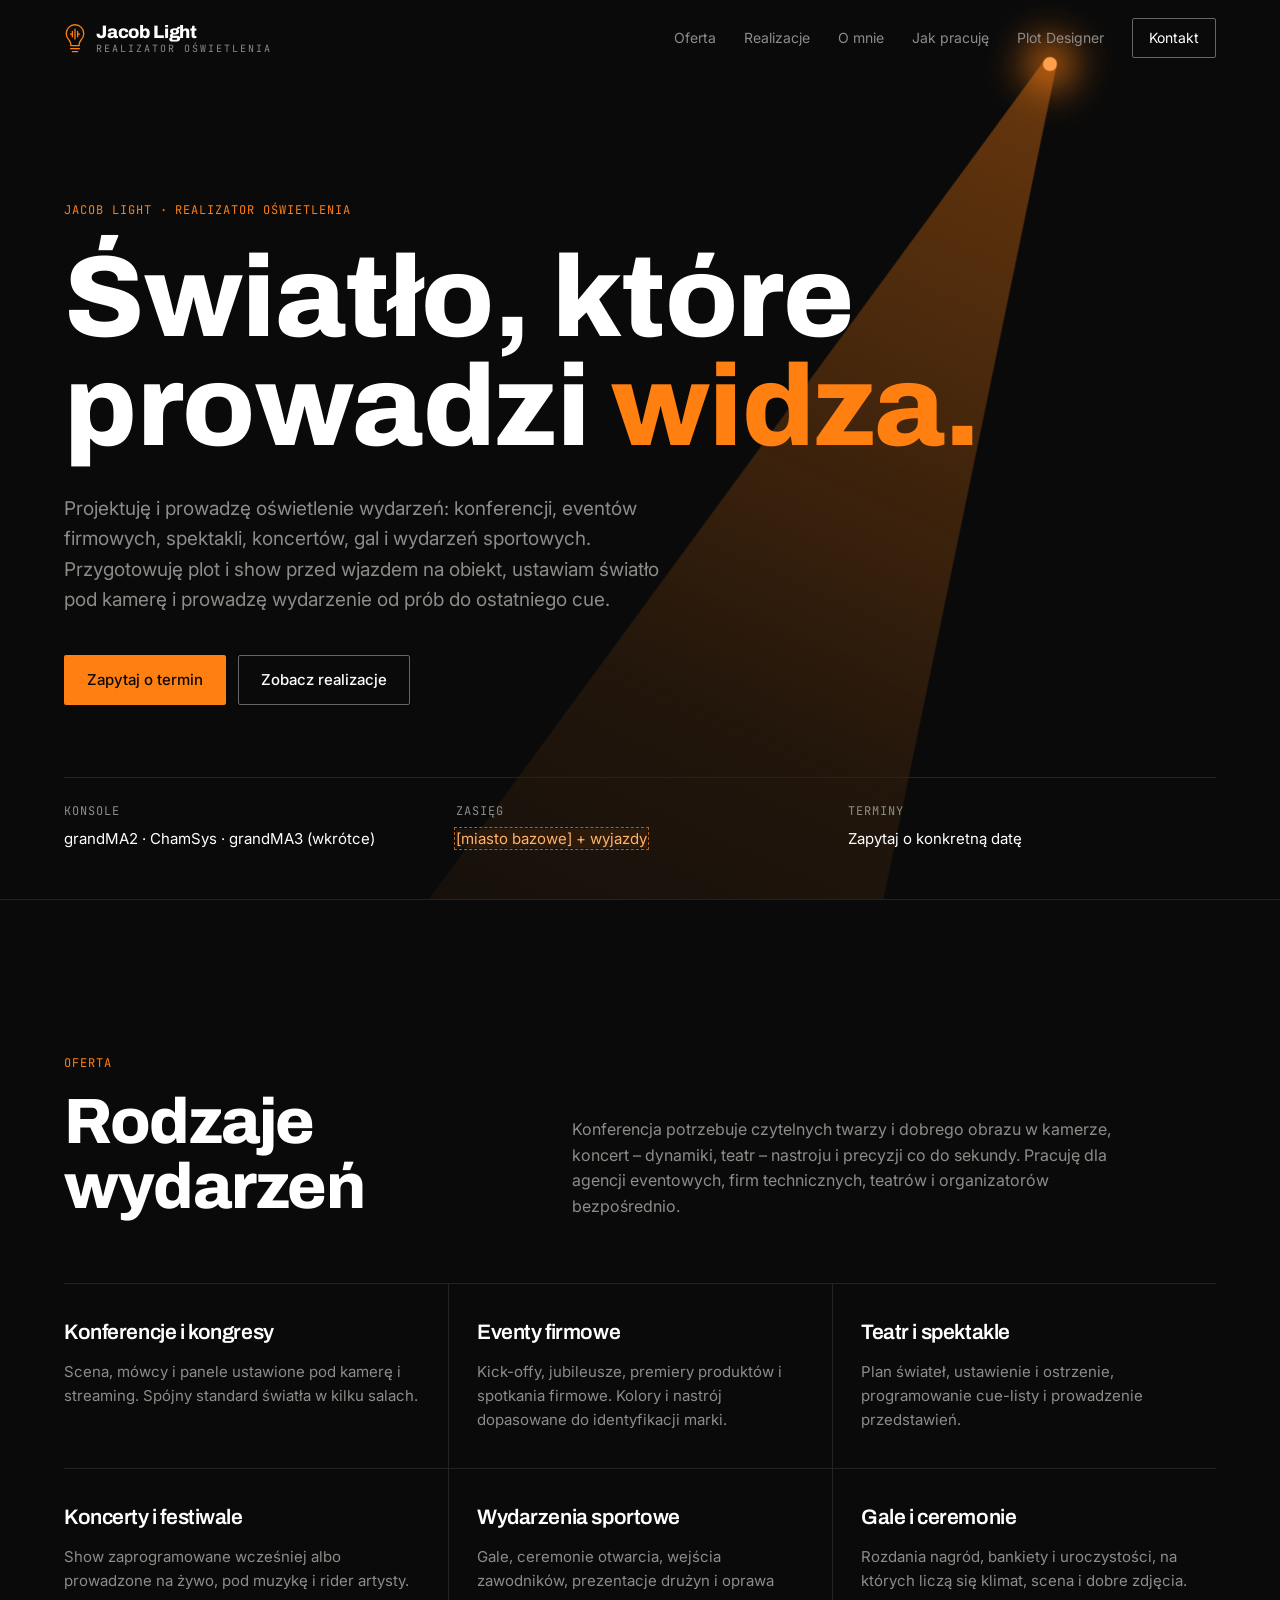
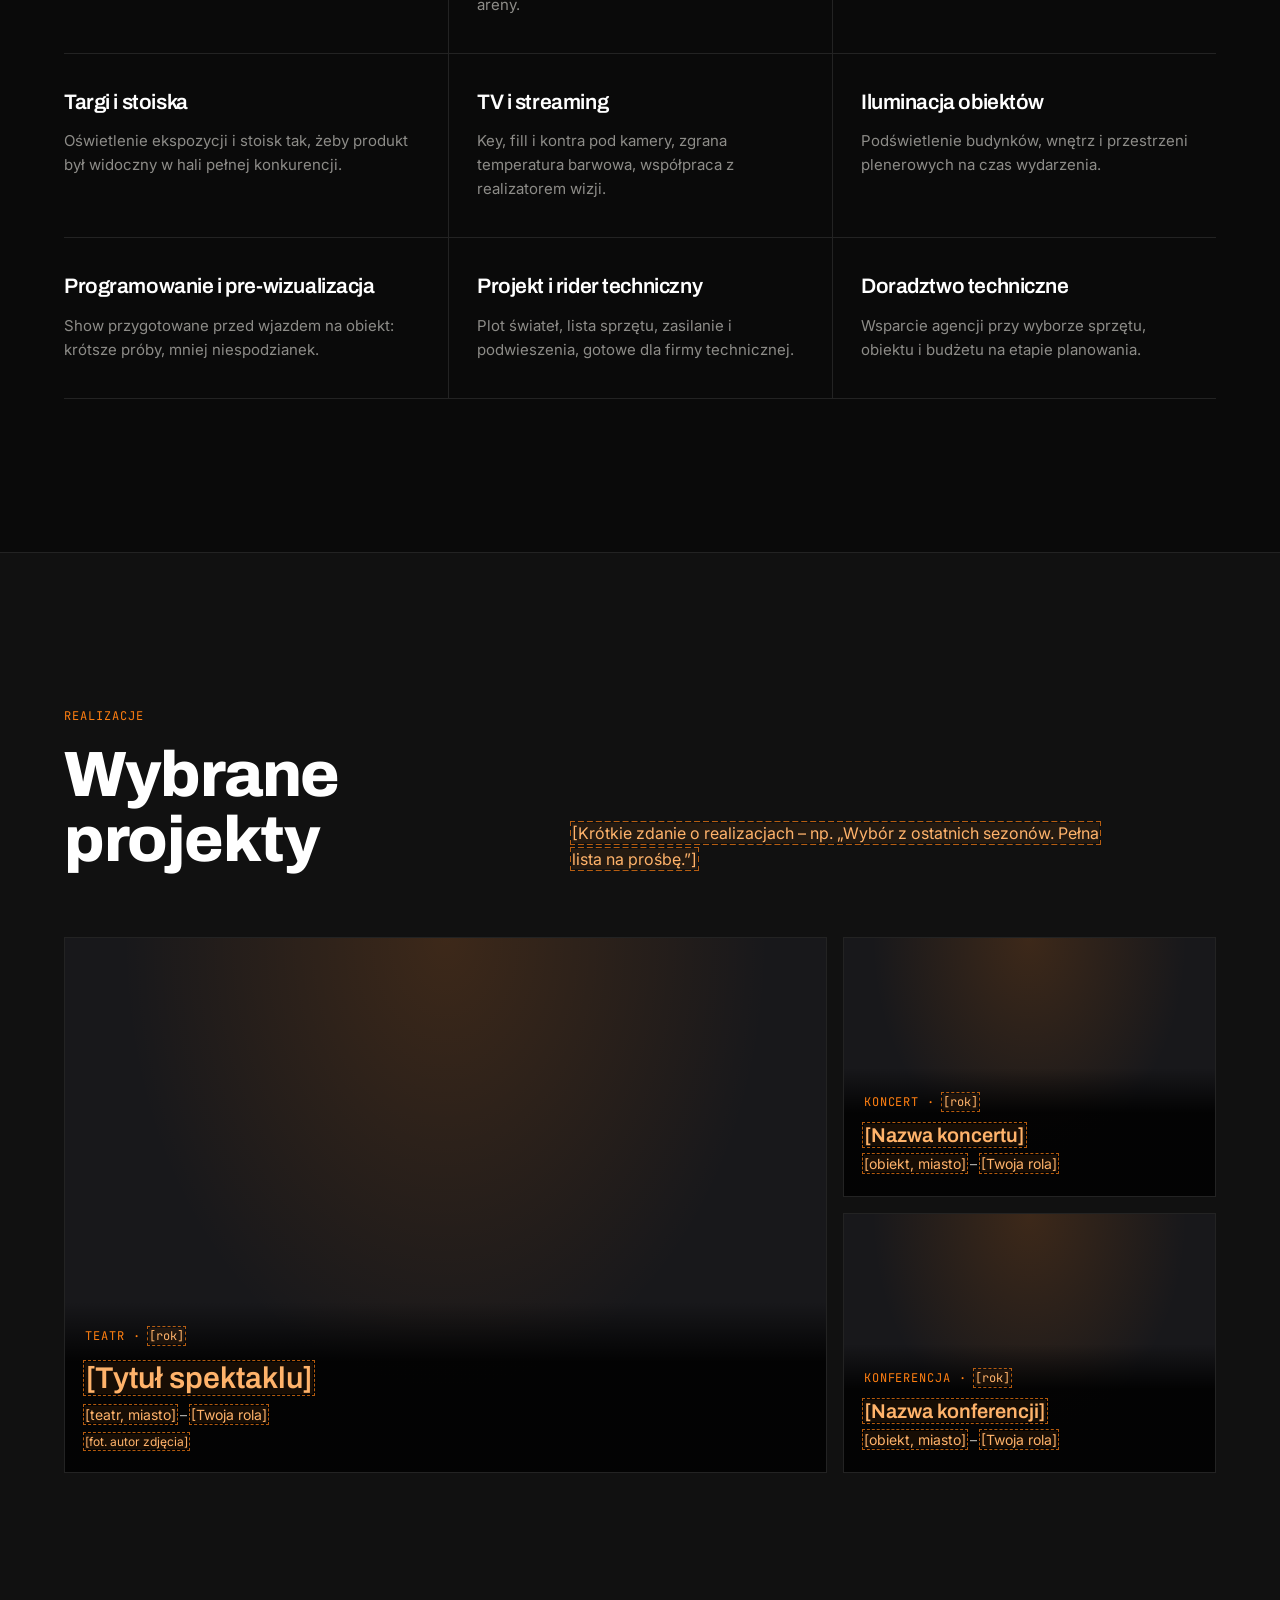
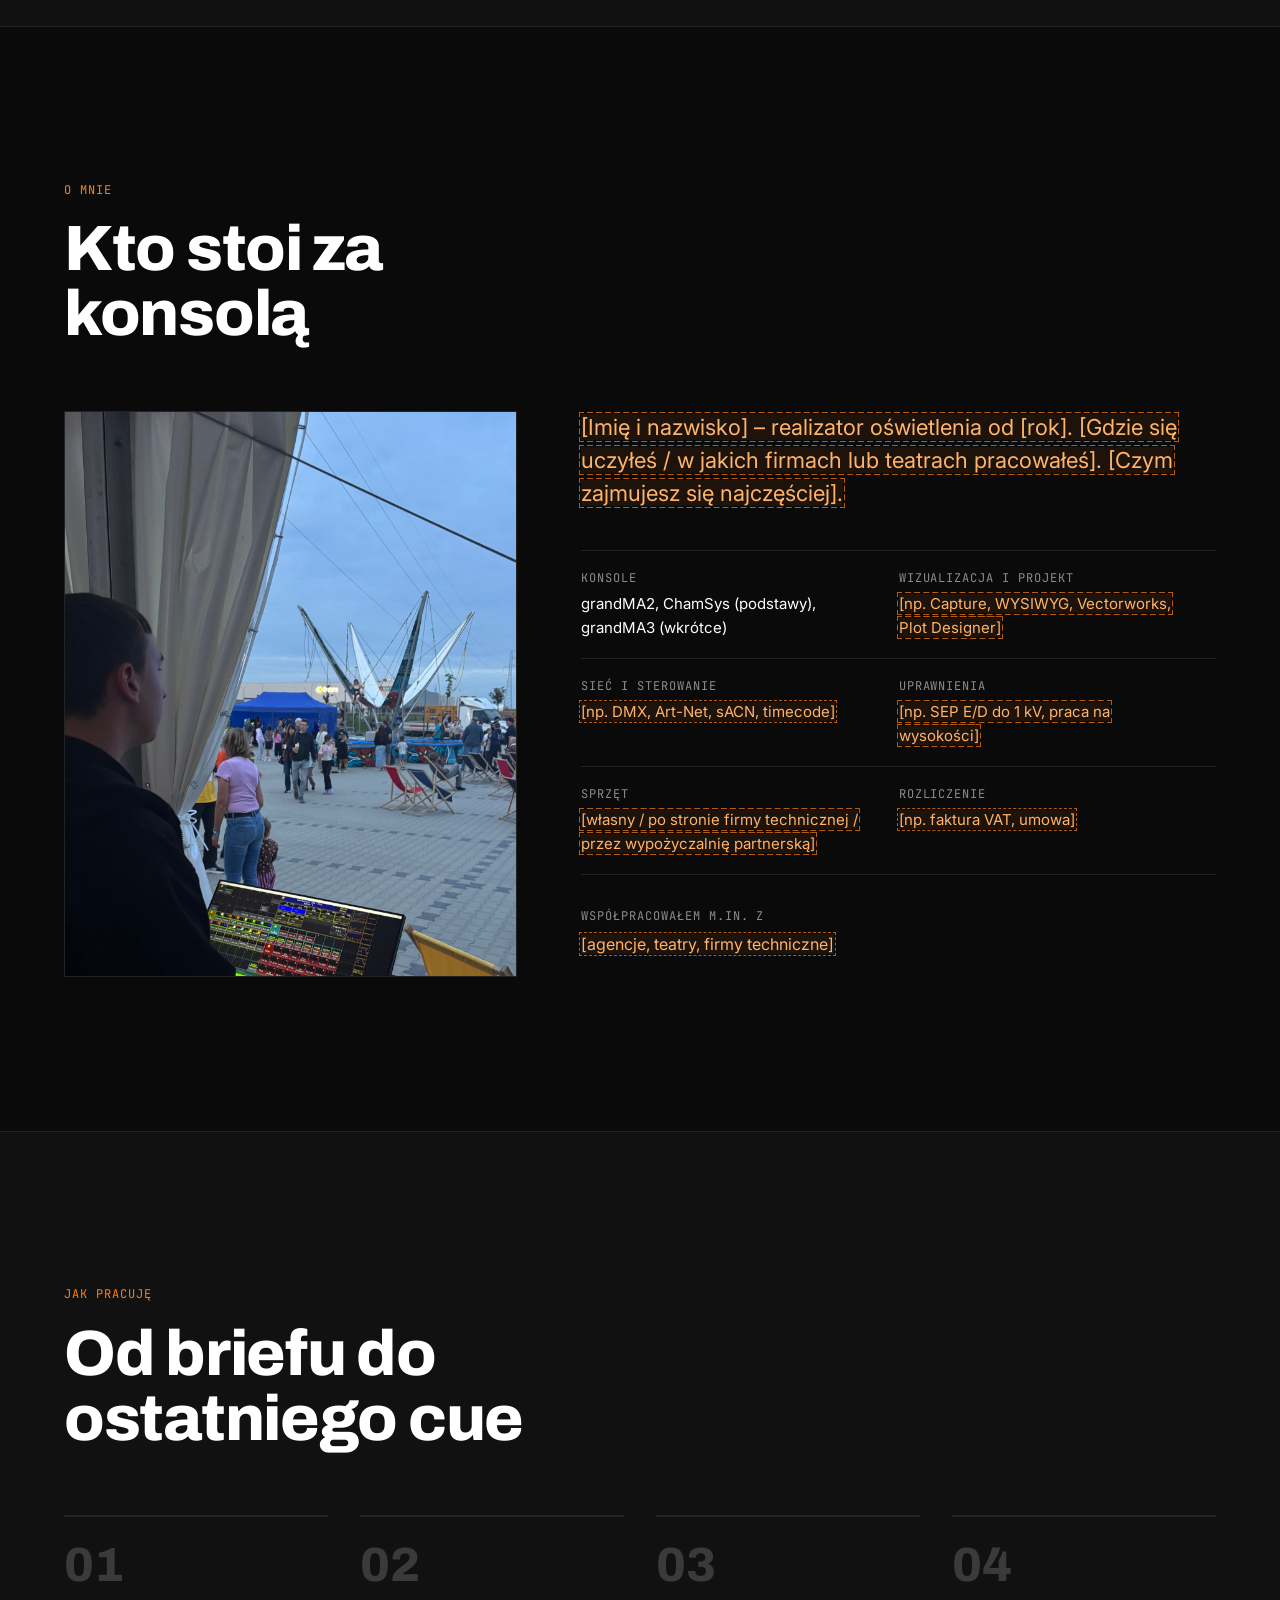
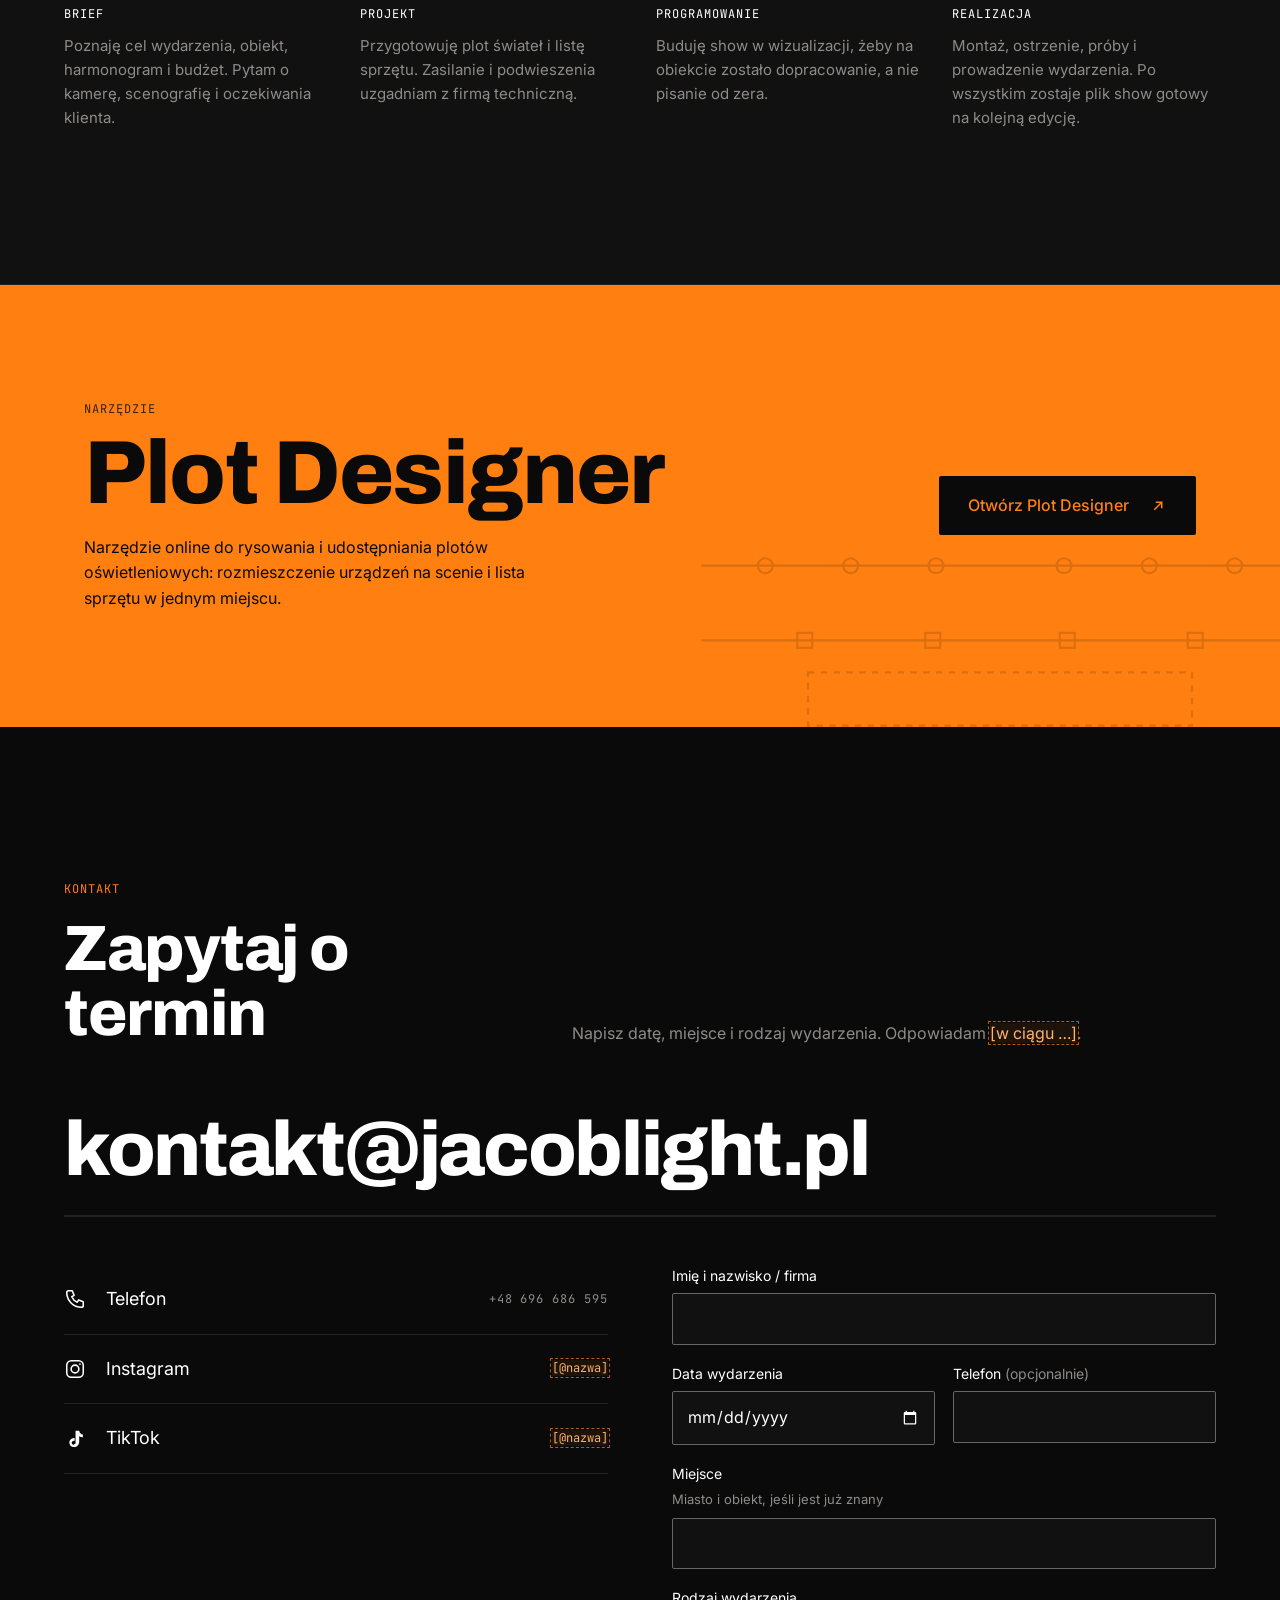
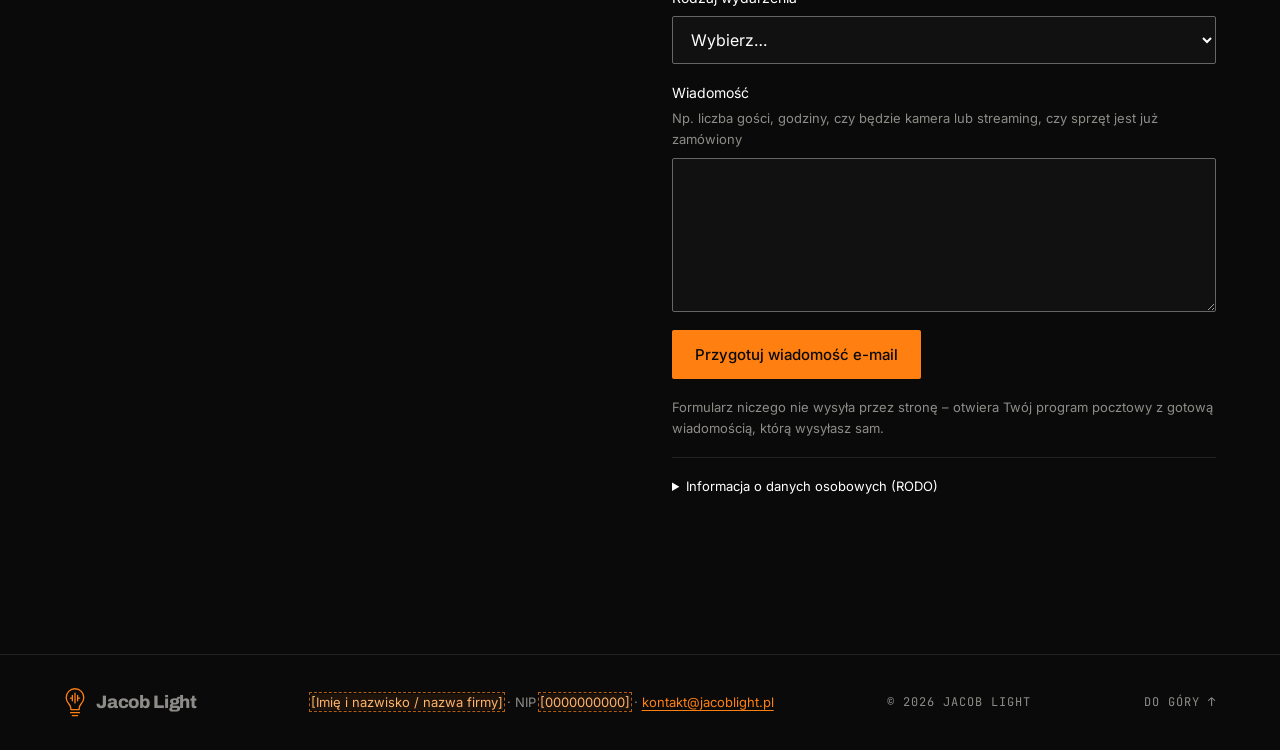
<file: index.html>
<!doctype html>
<html lang="pl">
<head>
<meta name="robots" content="noindex">
<meta charset="utf-8">
<meta name="viewport" content="width=device-width, initial-scale=1">
<title>Jacob Light – realizator oświetlenia | konferencje, eventy, teatr, koncerty</title>
<meta name="description" content="Jacob Light – realizator i projektant oświetlenia. Konferencje, eventy firmowe, teatr, koncerty, wydarzenia sportowe i gale. Projekt, programowanie i prowadzenie świateł na wydarzeniu.">
<!-- DOMENA: jeśli strona będzie pod innym adresem niż https://jacoblight.pl/, podmień go w canonical, og:url, og:image i w JSON-LD poniżej -->
<link rel="canonical" href="https://jacoblight.pl/">
<meta property="og:type" content="website">
<meta property="og:locale" content="pl_PL">
<meta property="og:site_name" content="Jacob Light">
<meta property="og:url" content="https://jacoblight.pl/">
<meta property="og:title" content="Jacob Light – realizator oświetlenia">
<meta property="og:description" content="Projekt i realizacja oświetlenia: konferencje, eventy firmowe, teatr, koncerty, wydarzenia sportowe i gale.">
<meta property="og:image" content="https://jacoblight.pl/og-image.jpg">
<meta property="og:image:width" content="1200">
<meta property="og:image:height" content="630">
<meta property="og:image:alt" content="Logo Jacob Light – realizator oświetlenia">
<meta name="twitter:card" content="summary_large_image">
<meta name="theme-color" content="#0a0a0a">
<meta name="color-scheme" content="dark">
<link rel="icon" href="logo-mark.svg" type="image/svg+xml">
<link rel="apple-touch-icon" href="apple-touch-icon.png">
<link rel="preconnect" href="https://fonts.googleapis.com">
<link rel="preconnect" href="https://fonts.gstatic.com" crossorigin>
<link href="https://fonts.googleapis.com/css2?family=Archivo:wght@600;800&family=Inter:wght@400;500&family=JetBrains+Mono:wght@400&display=swap" rel="stylesheet">
<link rel="stylesheet" href="styles.css">
<!-- JSON-LD: po uzupełnieniu e-maila, domeny i profili społecznościowych podmień je też tutaj -->
<script type="application/ld+json">
{
  "@context": "https://schema.org",
  "@graph": [
    {
      "@type": "Person",
      "@id": "https://jacoblight.pl/#person",
      "name": "Jacob Light",
      "jobTitle": "Realizator oświetlenia",
      "url": "https://jacoblight.pl/",
      "email": "kontakt@jacoblight.pl",
      "sameAs": [
        "https://www.instagram.com/TWOJA_NAZWA",
        "https://www.tiktok.com/@TWOJA_NAZWA"
      ],
      "knowsAbout": ["oświetlenie sceniczne", "realizacja oświetlenia wydarzeń", "programowanie konsol oświetleniowych", "projekt oświetlenia"]
    },
    {
      "@type": "ProfessionalService",
      "@id": "https://jacoblight.pl/#uslugi",
      "name": "Jacob Light – realizacja oświetlenia",
      "url": "https://jacoblight.pl/",
      "image": "https://jacoblight.pl/og-image.jpg",
      "logo": "https://jacoblight.pl/apple-touch-icon.png",
      "email": "kontakt@jacoblight.pl",
      "founder": { "@id": "https://jacoblight.pl/#person" },
      "areaServed": { "@type": "Country", "name": "Polska" },
      "serviceType": [
        "Oświetlenie konferencji i kongresów",
        "Oświetlenie eventów firmowych",
        "Oświetlenie teatralne",
        "Oświetlenie koncertów",
        "Oświetlenie wydarzeń sportowych",
        "Oświetlenie gal i ceremonii"
      ]
    }
  ]
}
</script>
</head>
<body>

<!--
  OZNACZENIA DO UZUPEŁNIENIA
  Wszystko w <span class="ph">[...]</span> to miejsce na prawdziwą informację.
  Po wpisaniu treści usuń nawiasy i sam znacznik <span class="ph"> (zostaw tekst).
  Przerywana pomarańczowa ramka zniknie – to znak, że niczego nie przeoczyłeś.
-->

<a class="skip" href="#tresc">Przejdź do treści</a>

<header class="nav">
  <a class="brand" href="#top" aria-label="Jacob Light – początek strony">
    <img class="brand-mark" src="logo-mark.svg" alt="" width="22" height="31">
    <span class="brand-text"><span class="brand-name">Jacob Light</span><span class="brand-tag mono">Realizator oświetlenia</span></span>
  </a>
  <nav class="nav-links" id="menu" aria-label="Główna nawigacja">
    <a href="#oferta">Oferta</a>
    <a href="#realizacje">Realizacje</a>
    <a href="#o-mnie">O mnie</a>
    <a href="#proces">Jak pracuję</a>
    <a href="#plot">Plot Designer</a>
    <a class="nav-cta" href="#kontakt">Kontakt</a>
  </nav>
  <button class="nav-toggle" type="button" aria-label="Menu" aria-controls="menu" aria-expanded="false"><span></span><span></span></button>
</header>

<main id="tresc">

<section class="hero" aria-labelledby="hero-title">
  <div class="beam" aria-hidden="true"></div>
  <div class="hero-inner">
    <h1 id="hero-title">
      <span class="eyebrow mono">Jacob Light · realizator oświetlenia</span>
      <span class="hero-title">Światło, które<br>prowadzi <em>widza.</em></span>
    </h1>
    <p class="lead">Projektuję i prowadzę oświetlenie wydarzeń: konferencji, eventów firmowych, spektakli, koncertów, gal i wydarzeń sportowych. Przygotowuję plot i show przed wjazdem na obiekt, ustawiam światło pod kamerę i prowadzę wydarzenie od prób do ostatniego cue.</p>
    <div class="hero-actions">
      <a class="btn btn-primary" href="#kontakt">Zapytaj o termin</a>
      <a class="btn btn-ghost" href="#realizacje">Zobacz realizacje</a>
    </div>
  </div>
  <dl class="hero-facts">
    <!-- KONSOLE: wpisz tylko te, na których realnie programujesz i prowadzisz show -->
    <div><dt class="mono">Konsole</dt><dd>grandMA2 · ChamSys · grandMA3 (wkrótce)</dd></div>
    <!-- ZASIĘG: np. „Warszawa i cała Polska”, „Śląsk + wyjazdy” -->
    <div><dt class="mono">Zasięg</dt><dd><span class="ph">[miasto bazowe] + wyjazdy</span></dd></div>
    <div><dt class="mono">Terminy</dt><dd>Zapytaj o konkretną datę</dd></div>
  </dl>
</section>

<section class="section" id="oferta" aria-labelledby="oferta-title">
  <div class="section-head">
    <p class="kicker mono">Oferta</p>
    <h2 id="oferta-title">Rodzaje wydarzeń</h2>
    <p class="section-lead">Konferencja potrzebuje czytelnych twarzy i dobrego obrazu w kamerze, koncert – dynamiki, teatr – nastroju i precyzji co do sekundy. Pracuję dla agencji eventowych, firm technicznych, teatrów i organizatorów bezpośrednio.</p>
  </div>
  <!-- OFERTA: zostaw tylko to, co faktycznie robisz. Jeśli robisz też np. targi albo TV, dopisz kolejne <li> w tym samym formacie. -->
  <ul class="services">
    <li><h3>Konferencje i kongresy</h3><p>Scena, mówcy i panele ustawione pod kamerę i streaming. Spójny standard światła w kilku salach.</p></li>
    <li><h3>Eventy firmowe</h3><p>Kick-offy, jubileusze, premiery produktów i spotkania firmowe. Kolory i nastrój dopasowane do identyfikacji marki.</p></li>
    <li><h3>Teatr i spektakle</h3><p>Plan świateł, ustawienie i ostrzenie, programowanie cue-listy i prowadzenie przedstawień.</p></li>
    <li><h3>Koncerty i festiwale</h3><p>Show zaprogramowane wcześniej albo prowadzone na żywo, pod muzykę i rider artysty.</p></li>
    <li><h3>Wydarzenia sportowe</h3><p>Gale, ceremonie otwarcia, wejścia zawodników, prezentacje drużyn i oprawa areny.</p></li>
    <li><h3>Gale i ceremonie</h3><p>Rozdania nagród, bankiety i uroczystości, na których liczą się klimat, scena i dobre zdjęcia.</p></li>
    <li><h3>Targi i stoiska</h3><p>Oświetlenie ekspozycji i stoisk tak, żeby produkt był widoczny w hali pełnej konkurencji.</p></li>
    <li><h3>TV i streaming</h3><p>Key, fill i kontra pod kamery, zgrana temperatura barwowa, współpraca z realizatorem wizji.</p></li>
    <li><h3>Iluminacja obiektów</h3><p>Podświetlenie budynków, wnętrz i przestrzeni plenerowych na czas wydarzenia.</p></li>
    <li><h3>Programowanie i pre-wizualizacja</h3><p>Show przygotowane przed wjazdem na obiekt: krótsze próby, mniej niespodzianek.</p></li>
    <li><h3>Projekt i rider techniczny</h3><p>Plot świateł, lista sprzętu, zasilanie i podwieszenia, gotowe dla firmy technicznej.</p></li>
    <li><h3>Doradztwo techniczne</h3><p>Wsparcie agencji przy wyborze sprzętu, obiektu i budżetu na etapie planowania.</p></li>
  </ul>
</section>

<section class="section section-alt" id="realizacje" aria-labelledby="realizacje-title">
  <div class="section-head">
    <p class="kicker mono">Realizacje</p>
    <h2 id="realizacje-title">Wybrane projekty</h2>
    <!-- Po dodaniu pierwszych realizacji zamień ten akapit na jedno zdanie o tym, co tu widać -->
    <p class="section-lead"><span class="ph">[Krótkie zdanie o realizacjach – np. „Wybór z ostatnich sezonów. Pełna lista na prośbę.”]</span></p>
  </div>
  <!--
    REALIZACJE: każdy <article> to jeden projekt. Dla każdego podaj:
    rodzaj · rok, tytuł, miejsce, SWOJĄ ROLĘ (projekt / realizacja / programowanie / operator konsoli),
    ewentualnie agencję lub firmę techniczną oraz autora zdjęcia (miej zgodę fotografa i organizatora).
    Zdjęcie: odkomentuj <img> w .work-img, wpisz plik i opis alt (co widać na scenie).
    Rozmiar: ok. 1600 px szerokości, JPG/WebP do ~300 KB.
    Dopóki nie masz min. 3 realizacji ze zdjęciami, rozważ ukrycie tej sekcji (i linków do niej).
  -->
  <div class="works">
    <article class="work work-lg">
      <div class="work-img"><!-- <img src="zdjecia/projekt-1.jpg" alt="[opis zdjęcia]" width="1600" height="1067" loading="lazy" decoding="async"> --></div>
      <div class="work-meta">
        <span class="mono">Teatr · <span class="ph">[rok]</span></span>
        <h3><span class="ph">[Tytuł spektaklu]</span></h3>
        <p><span class="ph">[teatr, miasto]</span> – <span class="ph">[Twoja rola]</span></p>
        <p class="credit"><span class="ph">[fot. autor zdjęcia]</span></p>
      </div>
    </article>
    <article class="work">
      <div class="work-img"><!-- <img src="zdjecia/projekt-2.jpg" alt="[opis zdjęcia]" width="1600" height="1067" loading="lazy" decoding="async"> --></div>
      <div class="work-meta">
        <span class="mono">Koncert · <span class="ph">[rok]</span></span>
        <h3><span class="ph">[Nazwa koncertu]</span></h3>
        <p><span class="ph">[obiekt, miasto]</span> – <span class="ph">[Twoja rola]</span></p>
      </div>
    </article>
    <article class="work">
      <div class="work-img"><!-- <img src="zdjecia/projekt-3.jpg" alt="[opis zdjęcia]" width="1600" height="1067" loading="lazy" decoding="async"> --></div>
      <div class="work-meta">
        <span class="mono">Konferencja · <span class="ph">[rok]</span></span>
        <h3><span class="ph">[Nazwa konferencji]</span></h3>
        <p><span class="ph">[obiekt, miasto]</span> – <span class="ph">[Twoja rola]</span></p>
      </div>
    </article>
  </div>
</section>

<section class="section" id="o-mnie" aria-labelledby="o-mnie-title">
  <div class="section-head">
    <p class="kicker mono">O mnie</p>
    <h2 id="o-mnie-title">Kto stoi za konsolą</h2>
  </div>
  <div class="about">
    <!-- ZDJĘCIE: wstaw prawdziwe zdjęcie z pracy (np. przy konsoli), pionowe 4:5, ok. 1000 px szerokości.
         Zamień cały <div class="about-photo">…</div> na:
         <img class="about-photo" src="zdjecia/jacob.jpg" alt="[Imię] przy konsoli oświetleniowej podczas [wydarzenia]" width="1000" height="1250" loading="lazy" decoding="async"> -->
    <div class="about-photo"><img src="zdjecia/realizacja.jpg" alt="Jacob Light przy konsoli oświetleniowej podczas plenerowego wydarzenia" loading="lazy"></div>
    <div class="about-body">
      <!-- BIO: 3–5 zdań, konkretnie. Od kiedy pracujesz w oświetleniu, gdzie się uczyłeś,
           przy jakich typach wydarzeń najczęściej, z kim stale współpracujesz. Bez przymiotników typu „pasjonat”. -->
      <p class="about-lead"><span class="ph">[Imię i nazwisko] – realizator oświetlenia od [rok]. [Gdzie się uczyłeś / w jakich firmach lub teatrach pracowałeś]. [Czym zajmujesz się najczęściej].</span></p>
      <dl class="kit">
        <div><dt class="mono">Konsole</dt><dd>grandMA2, ChamSys (podstawy), grandMA3 (wkrótce)</dd></div>
        <div><dt class="mono">Wizualizacja i projekt</dt><dd><span class="ph">[np. Capture, WYSIWYG, Vectorworks, Plot Designer]</span></dd></div>
        <div><dt class="mono">Sieć i sterowanie</dt><dd><span class="ph">[np. DMX, Art-Net, sACN, timecode]</span></dd></div>
        <div><dt class="mono">Uprawnienia</dt><dd><span class="ph">[np. SEP E/D do 1 kV, praca na wysokości]</span></dd></div>
        <div><dt class="mono">Sprzęt</dt><dd><span class="ph">[własny / po stronie firmy technicznej / przez wypożyczalnię partnerską]</span></dd></div>
        <div><dt class="mono">Rozliczenie</dt><dd><span class="ph">[np. faktura VAT, umowa]</span></dd></div>
      </dl>
      <!-- WSPÓŁPRACA: tylko prawdziwe nazwy, za zgodą klienta. Bez zgody lepiej opisowo: „agencje eventowe z Warszawy”. -->
      <p class="clients"><span class="mono">Współpracowałem m.in. z</span> <span class="ph">[agencje, teatry, firmy techniczne]</span></p>
    </div>
  </div>
</section>

<section class="section section-alt" id="proces" aria-labelledby="proces-title">
  <div class="section-head">
    <p class="kicker mono">Jak pracuję</p>
    <h2 id="proces-title">Od briefu do ostatniego cue</h2>
  </div>
  <ol class="steps">
    <li><h3 class="mono">Brief</h3><p>Poznaję cel wydarzenia, obiekt, harmonogram i budżet. Pytam o kamerę, scenografię i oczekiwania klienta.</p></li>
    <li><h3 class="mono">Projekt</h3><p>Przygotowuję plot świateł i listę sprzętu. Zasilanie i podwieszenia uzgadniam z firmą techniczną.</p></li>
    <li><h3 class="mono">Programowanie</h3><p>Buduję show w wizualizacji, żeby na obiekcie zostało dopracowanie, a nie pisanie od zera.</p></li>
    <li><h3 class="mono">Realizacja</h3><p>Montaż, ostrzenie, próby i prowadzenie wydarzenia. Po wszystkim zostaje plik show gotowy na kolejną edycję.</p></li>
  </ol>
</section>

<section class="plot" id="plot" aria-labelledby="plot-title">
  <div class="plot-inner">
    <div>
      <p class="kicker mono">Narzędzie</p>
      <h2 id="plot-title">Plot Designer</h2>
      <!-- PLOT DESIGNER: popraw opis, jeśli narzędzie robi coś innego -->
      <p>Narzędzie online do rysowania i udostępniania plotów oświetleniowych: rozmieszczenie urządzeń na scenie i lista sprzętu w jednym miejscu.</p>
    </div>
    <!-- PLOT DESIGNER: wstaw właściwy adres w href -->
    <a class="btn btn-dark btn-lg" href="https://plot-designer.pl" target="_blank" rel="noopener">Otwórz Plot Designer<span class="sr-only"> (nowa karta)</span>
      <svg width="18" height="18" viewBox="0 0 24 24" fill="none" stroke="currentColor" stroke-width="2" aria-hidden="true" focusable="false"><path d="M7 17 17 7M9 7h8v8"/></svg>
    </a>
  </div>
  <svg class="plot-grid" viewBox="0 0 600 200" aria-hidden="true" focusable="false">
    <line x1="20" y1="40" x2="580" y2="40"/><line x1="20" y1="110" x2="580" y2="110"/>
    <g><circle cx="80" cy="40" r="7"/><circle cx="160" cy="40" r="7"/><circle cx="240" cy="40" r="7"/><circle cx="360" cy="40" r="7"/><circle cx="440" cy="40" r="7"/><circle cx="520" cy="40" r="7"/>
    <rect x="110" y="103" width="14" height="14"/><rect x="230" y="103" width="14" height="14"/><rect x="356" y="103" width="14" height="14"/><rect x="476" y="103" width="14" height="14"/></g>
    <rect class="stage" x="120" y="140" width="360" height="50"/>
  </svg>
</section>

<section class="section contact" id="kontakt" aria-labelledby="kontakt-title">
  <div class="section-head">
    <p class="kicker mono">Kontakt</p>
    <h2 id="kontakt-title">Zapytaj o termin</h2>
    <!-- CZAS ODPOWIEDZI: wpisz realny, np. „w ciągu 24 godzin w dni robocze” -->
    <p class="section-lead">Napisz datę, miejsce i rodzaj wydarzenia. Odpowiadam <span class="ph">[w ciągu …]</span>.</p>
  </div>
  <div class="contact-grid">
    <!-- E-MAIL: podmień adres we wszystkich miejscach: tutaj, w formularzu (2×), w stopce, w skrypcie (const MAIL) i w JSON-LD w <head>
<meta name="robots" content="noindex"> -->
    <a class="contact-mail" href="mailto:kontakt@jacoblight.pl">kontakt@jacoblight.pl</a>
    <ul class="socials">
      <!-- TELEFON: wpisz numer w obu miejscach (href bez spacji, z +48). Jeśli nie chcesz go podawać, usuń cały <li>. -->
      <li><a href="tel:+48696686595">
        <svg viewBox="0 0 24 24" width="22" height="22" fill="none" stroke="currentColor" stroke-width="1.7" stroke-linejoin="round" aria-hidden="true" focusable="false"><path d="M5 3h4l2 5-2.5 1.5a11 11 0 0 0 6 6L16 13l5 2v4a2 2 0 0 1-2 2A16 16 0 0 1 3 5a2 2 0 0 1 2-2Z"/></svg>
        <span>Telefon</span><span class="mono handle">+48 696 686 595</span></a></li>
      <!-- SOCIAL: wstaw swoje nazwy użytkownika (w href i w podpisie obok) -->
      <li><a href="https://www.instagram.com/TWOJA_NAZWA" target="_blank" rel="noopener">
        <svg viewBox="0 0 24 24" width="22" height="22" fill="none" stroke="currentColor" stroke-width="1.7" aria-hidden="true" focusable="false"><rect x="3" y="3" width="18" height="18" rx="5"/><circle cx="12" cy="12" r="4.2"/><circle cx="17.4" cy="6.6" r="1" fill="currentColor" stroke="none"/></svg>
        <span>Instagram<span class="sr-only"> (nowa karta)</span></span><span class="mono handle"><span class="ph">[@nazwa]</span></span></a></li>
      <li><a href="https://www.tiktok.com/@TWOJA_NAZWA" target="_blank" rel="noopener">
        <svg viewBox="0 0 24 24" width="22" height="22" fill="currentColor" aria-hidden="true" focusable="false"><path d="M16.6 3c.3 2.3 1.7 3.9 4 4.1v3.1c-1.5.1-2.8-.4-4-1.2v6.1c0 3.9-3.3 6.4-6.8 5.6-4.4-1-5.4-6.8-1.6-9.1 1-.6 2.2-.8 3.4-.7v3.2c-.4-.1-.8-.2-1.2-.1-1.7.2-2.6 2-1.6 3.4.9 1.3 3 1.2 3.6-.4.1-.4.2-.8.2-1.2V3h4z"/></svg>
        <span>TikTok<span class="sr-only"> (nowa karta)</span></span><span class="mono handle"><span class="ph">[@nazwa]</span></span></a></li>
    </ul>
    <form class="contact-form" id="contactForm" aria-describedby="form-note">
      <div class="field">
        <label for="f-name">Imię i nazwisko / firma</label>
        <input id="f-name" name="name" required autocomplete="name">
      </div>
      <div class="row">
        <div class="field">
          <label for="f-date">Data wydarzenia</label>
          <input id="f-date" name="date" type="date">
        </div>
        <div class="field">
          <label for="f-phone">Telefon <span class="opt">(opcjonalnie)</span></label>
          <input id="f-phone" name="phone" type="tel" autocomplete="tel">
        </div>
      </div>
      <div class="field">
        <label for="f-place">Miejsce</label>
        <p class="hint" id="f-place-hint">Miasto i obiekt, jeśli jest już znany</p>
        <input id="f-place" name="place" aria-describedby="f-place-hint">
      </div>
      <div class="field">
        <label for="f-type">Rodzaj wydarzenia</label>
        <select id="f-type" name="type" required>
          <option value="">Wybierz…</option>
          <option>Konferencja</option><option>Event firmowy</option><option>Teatr</option><option>Koncert</option><option>Wydarzenie sportowe</option><option>Gala / ceremonia</option><option>Inne</option>
        </select>
      </div>
      <div class="field">
        <label for="f-msg">Wiadomość</label>
        <p class="hint" id="f-msg-hint">Np. liczba gości, godziny, czy będzie kamera lub streaming, czy sprzęt jest już zamówiony</p>
        <textarea id="f-msg" name="msg" rows="5" aria-describedby="f-msg-hint"></textarea>
      </div>
      <button class="btn btn-primary" type="submit">Przygotuj wiadomość e-mail</button>
      <p class="form-note" id="form-note">Formularz niczego nie wysyła przez stronę – otwiera Twój program pocztowy z gotową wiadomością, którą wysyłasz sam.</p>
      <div class="form-fallback" id="formFallback" role="status" hidden>
        <p>Jeśli program pocztowy się nie otworzył, skopiuj treść i wyślij ją na <a class="mail-link" href="mailto:kontakt@jacoblight.pl">kontakt@jacoblight.pl</a>.</p>
        <button class="btn btn-ghost btn-sm" type="button" id="copyBtn">Kopiuj treść wiadomości</button>
      </div>
      <!-- RODO: wzór klauzuli – uzupełnij dane i zweryfikuj (najlepiej z prawnikiem lub biurem rachunkowym) -->
      <details class="rodo">
        <summary>Informacja o danych osobowych (RODO)</summary>
        <p>Administratorem danych podanych w wiadomości jest <span class="ph">[imię i nazwisko / nazwa firmy, adres, NIP]</span>, kontakt: <a class="mail-link" href="mailto:kontakt@jacoblight.pl">kontakt@jacoblight.pl</a>.</p>
        <p>Dane przetwarzam wyłącznie po to, żeby odpowiedzieć na zapytanie i przygotować ofertę (art. 6 ust. 1 lit. b RODO), a w przypadku osób kontaktowych firm – na podstawie prawnie uzasadnionego interesu, jakim jest prowadzenie korespondencji (art. 6 ust. 1 lit. f RODO). Podanie danych jest dobrowolne, ale bez nich nie odpowiem na zapytanie.</p>
        <p>Korespondencję przechowuję przez <span class="ph">[okres, np. 12 miesięcy]</span>, a jeśli dojdzie do współpracy – przez czas wymagany przepisami podatkowymi. Odbiorcą danych jest dostawca mojej poczty e-mail.</p>
        <p>Masz prawo dostępu do swoich danych, ich sprostowania, usunięcia, ograniczenia przetwarzania, wniesienia sprzeciwu oraz skargi do Prezesa Urzędu Ochrony Danych Osobowych.</p>
        <p>Strona nie używa plików cookie ani narzędzi analitycznych. Czcionki są pobierane z serwisu Google Fonts, więc przeglądarka łączy się przy tym z serwerami Google.</p>
      </details>
    </form>
  </div>
</section>

</main>

<footer class="footer">
  <span class="brand"><img class="brand-mark" src="logo-mark.svg" alt="" width="22" height="31"><span class="brand-name">Jacob Light</span></span>
  <!-- DANE FIRMY: imię i nazwisko lub nazwa z CEIDG, adres (zgodnie z wpisem w CEIDG) i NIP -->
  <p class="footer-legal"><span class="ph">[Imię i nazwisko / nazwa firmy]</span> · NIP <span class="ph">[0000000000]</span> · <a class="mail-link" href="mailto:kontakt@jacoblight.pl">kontakt@jacoblight.pl</a></p>
  <span class="mono">© <span id="year">2026</span> Jacob Light</span>
  <a href="#top" class="mono">Do góry <span aria-hidden="true">↑</span></a>
</footer>

<script>
  // E-MAIL: ten sam adres co w sekcji kontakt
  const MAIL = 'kontakt@jacoblight.pl';
  document.getElementById('year').textContent = new Date().getFullYear();

  /* --- menu mobilne --- */
  const nav = document.querySelector('.nav');
  const toggle = document.querySelector('.nav-toggle');
  const setMenu = open => {
    nav.classList.toggle('open', open);
    document.documentElement.classList.toggle('menu-open', open);
    toggle.setAttribute('aria-expanded', String(open));
    toggle.setAttribute('aria-label', open ? 'Zamknij menu' : 'Menu');
  };
  toggle.addEventListener('click', () => setMenu(!nav.classList.contains('open')));
  document.querySelectorAll('.nav-links a').forEach(a => a.addEventListener('click', () => setMenu(false)));
  addEventListener('keydown', e => {
    if (e.key === 'Escape' && nav.classList.contains('open')) { setMenu(false); toggle.focus(); }
  });

  const onScroll = () => nav.classList.toggle('scrolled', scrollY > 20);
  addEventListener('scroll', onScroll, { passive: true });
  onScroll();

  /* --- formularz: składa wiadomość i otwiera program pocztowy (bez backendu) --- */
  const form = document.getElementById('contactForm');
  const fallback = document.getElementById('formFallback');
  const copyBtn = document.getElementById('copyBtn');
  let lastBody = '';
  form.addEventListener('submit', e => {
    e.preventDefault();
    const f = new FormData(form);
    const v = k => (f.get(k) || '').toString().trim();
    const subject = `Zapytanie: ${v('type')}${v('date') ? ' – ' + v('date') : ''}`;
    lastBody = [
      `Od: ${v('name')}`,
      `Telefon: ${v('phone') || '-'}`,
      `Data: ${v('date') || '-'}`,
      `Miejsce: ${v('place') || '-'}`,
      `Rodzaj: ${v('type')}`,
      '',
      v('msg')
    ].join('\n');
    copyBtn.textContent = 'Kopiuj treść wiadomości';
    fallback.hidden = false;
    location.href = `mailto:${MAIL}?subject=${encodeURIComponent(subject)}&body=${encodeURIComponent(lastBody)}`;
  });
  copyBtn.addEventListener('click', async () => {
    try {
      await navigator.clipboard.writeText(lastBody);
      copyBtn.textContent = 'Skopiowano';
    } catch (err) {
      copyBtn.textContent = 'Nie udało się skopiować – napisz bezpośrednio na adres powyżej';
    }
  });

  /* --- wejście elementów przy przewijaniu; ukrywamy tylko to, co jest jeszcze poniżej ekranu --- */
  if (!matchMedia('(prefers-reduced-motion: reduce)').matches) {
    document.documentElement.classList.add('reveal');
    let pending = [...document.querySelectorAll('.services li, .work, .steps li, .kit > div')]
      .filter(el => el.getBoundingClientRect().top > innerHeight);
    pending.forEach(el => el.classList.add('pending'));
    const check = () => {
      pending = pending.filter(el => {
        if (el.getBoundingClientRect().top < innerHeight * 0.92) { el.classList.remove('pending'); return false; }
        return true;
      });
      if (!pending.length) { removeEventListener('scroll', check); removeEventListener('resize', check); }
    };
    addEventListener('scroll', check, { passive: true });
    addEventListener('resize', check);
  }
</script>
</body>
</html>
</file>
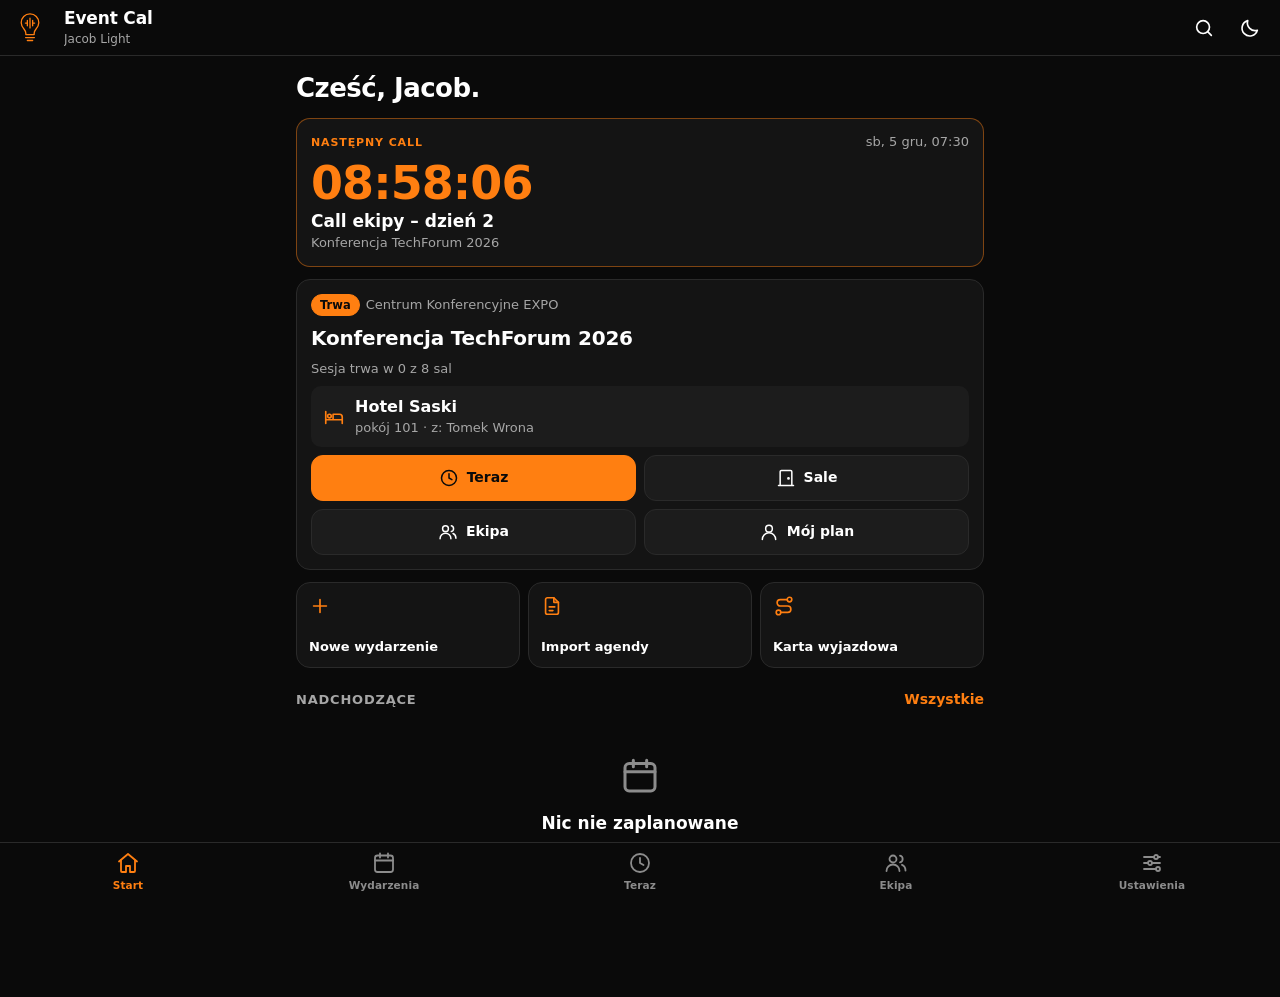
<file: app/index.html>
<!doctype html>
<html lang="pl" data-theme="dark">
<head>
  <meta charset="utf-8">
  <meta name="viewport" content="width=device-width, initial-scale=1, viewport-fit=cover">
  <title>Jacob Light – Event Calendar</title>
  <meta name="description" content="Kalendarz wydarzeń, agendy sal, karty wyjazdowe i plan ekipy dla realizatora oświetlenia.">
  <meta name="theme-color" content="#0A0A0A">
  <meta name="color-scheme" content="dark">
  <meta name="apple-mobile-web-app-capable" content="yes">
  <meta name="mobile-web-app-capable" content="yes">
  <meta name="apple-mobile-web-app-status-bar-style" content="black-translucent">
  <meta name="apple-mobile-web-app-title" content="Event Cal">
  <meta name="format-detection" content="telephone=no">
  <link rel="manifest" href="manifest.webmanifest">
  <link rel="icon" type="image/svg+xml" href="icons/icon.svg">
  <link rel="icon" type="image/png" sizes="192x192" href="icons/icon-192.png">
  <link rel="apple-touch-icon" href="icons/apple-touch-icon.png">
  <link rel="stylesheet" href="styles.css">
</head>
<body>
  <div id="app">
    <header id="topbar" class="topbar"></header>
    <main id="view" class="view" tabindex="-1"></main>
  </div>

  <nav id="tabbar" class="tabbar" aria-label="Nawigacja">
    <a href="#/home" data-tab="home">
      <svg class="ic" viewBox="0 0 24 24" fill="none" stroke="currentColor" stroke-width="1.8" stroke-linecap="round" stroke-linejoin="round" aria-hidden="true"><path d="M3 10.5 12 3l9 7.5"/><path d="M5 9.5V20a1 1 0 0 0 1 1h4v-6h4v6h4a1 1 0 0 0 1-1V9.5"/></svg>
      <span>Start</span>
    </a>
    <a href="#/events" data-tab="events">
      <svg class="ic" viewBox="0 0 24 24" fill="none" stroke="currentColor" stroke-width="1.8" stroke-linecap="round" stroke-linejoin="round" aria-hidden="true"><rect x="3" y="4.5" width="18" height="16.5" rx="2.5"/><path d="M3 9.5h18M8 2.5v4M16 2.5v4"/></svg>
      <span>Wydarzenia</span>
    </a>
    <a href="#/now" data-tab="now">
      <svg class="ic" viewBox="0 0 24 24" fill="none" stroke="currentColor" stroke-width="1.8" stroke-linecap="round" stroke-linejoin="round" aria-hidden="true"><circle cx="12" cy="12" r="9"/><path d="M12 7v5l3.5 2"/></svg>
      <span>Teraz</span>
    </a>
    <a href="#/crew" data-tab="crew">
      <svg class="ic" viewBox="0 0 24 24" fill="none" stroke="currentColor" stroke-width="1.8" stroke-linecap="round" stroke-linejoin="round" aria-hidden="true"><circle cx="9" cy="8" r="3.5"/><path d="M2.5 20c0-3.6 2.9-6.5 6.5-6.5s6.5 2.9 6.5 6.5"/><path d="M16 4.6a3.5 3.5 0 0 1 0 6.8M18 13.8c2.1.8 3.5 3 3.5 5.7"/></svg>
      <span>Ekipa</span>
    </a>
    <a href="#/settings" data-tab="settings">
      <svg class="ic" viewBox="0 0 24 24" fill="none" stroke="currentColor" stroke-width="1.8" stroke-linecap="round" stroke-linejoin="round" aria-hidden="true"><path d="M4 6h10M18 6h2M4 12h4M12 12h8M4 18h12"/><circle cx="16" cy="6" r="2"/><circle cx="10" cy="12" r="2"/><circle cx="18" cy="18" r="2"/></svg>
      <span>Ustawienia</span>
    </a>
  </nav>

  <div id="sheet-root"></div>
  <div id="toast" class="toast" role="status" aria-live="polite"></div>

  <noscript><p style="padding:24px;color:#fff;background:#0A0A0A">Ta aplikacja wymaga JavaScriptu.</p></noscript>
  <script type="module" src="js/app.js"></script>
</body>
</html>
</file>
<file: styles.css>
/* =========================================================
   KOLORY LOGO – podmień tutaj (--accent i --accent-2)
   ========================================================= */
:root {
  --accent: #ff7f11;        /* pomarańcz z logo */
  --accent-2: #ffa04d;      /* jaśniejszy odcień akcentu */
  --accent-ink: #0a0a0a;    /* tekst na tle akcentu */

  --bg: #0a0a0a;
  --bg-2: #111111;
  --line: #232323;          /* linie dekoracyjne */
  --line-strong: #666666;   /* obramowania pól formularza – kontrast ≥ 3:1 (WCAG 1.4.11) */
  --text: #ffffff;
  --muted: #8d8c88;         /* 5,9:1 na --bg, 5,6:1 na --bg-2 (WCAG AA) */

  --f-head: "Archivo", system-ui, sans-serif;
  --f-body: "Inter", system-ui, sans-serif;
  --f-mono: "JetBrains Mono", ui-monospace, monospace;

  --pad: clamp(16px, 5vw, 64px);
  --max: 1240px;
  --nav-h: 72px;
}

* { box-sizing: border-box; }
html { scroll-padding-top: var(--nav-h); }
@media (prefers-reduced-motion: no-preference) {
  html { scroll-behavior: smooth; }
}
html.menu-open { overflow: hidden; }
body {
  margin: 0;
  background: var(--bg);
  color: var(--text);
  font: 400 16px/1.6 var(--f-body);
  -webkit-font-smoothing: antialiased;
  overflow-x: hidden;
}
img { max-width: 100%; display: block; }
a { color: inherit; text-decoration: none; }
h1, h2, h3 { font-family: var(--f-head); margin: 0; letter-spacing: -0.02em; }
.mono { font-family: var(--f-mono); font-size: 12px; letter-spacing: 0.08em; text-transform: uppercase; }
::selection { background: var(--accent); color: var(--accent-ink); }

/* ---------- dostępność ---------- */
:focus-visible { outline: 2px solid var(--accent); outline-offset: 3px; }
.plot :focus-visible { outline-color: var(--accent-ink); }
.sr-only {
  position: absolute; width: 1px; height: 1px; padding: 0; margin: -1px;
  overflow: hidden; clip: rect(0 0 0 0); white-space: nowrap; border: 0;
}
.skip {
  position: absolute; left: 16px; top: -100px; z-index: 100;
  background: var(--accent); color: var(--accent-ink); padding: 10px 16px; font-weight: 500;
}
.skip:focus { top: 16px; }

/* Miejsca do uzupełnienia – widoczne celowo. Usuń znacznik <span class="ph"> po wpisaniu treści. */
.ph {
  color: #ffb36b;
  background: rgba(255, 127, 17, .08);
  outline: 1px dashed rgba(255, 127, 17, .7);
  outline-offset: 1px;
  text-transform: none;
  letter-spacing: normal;
}

/* ---------- nav ---------- */
.nav {
  position: fixed; inset: 0 0 auto; z-index: 50;
  display: flex; align-items: center; justify-content: space-between; gap: 24px;
  padding: 18px var(--pad);
  transition: background .3s, border-color .3s, padding .3s;
  border-bottom: 1px solid transparent;
}
.nav.scrolled {
  background: rgba(10, 10, 10, .9);
  -webkit-backdrop-filter: blur(10px); backdrop-filter: blur(10px);
  border-color: var(--line); padding-block: 12px;
}
.brand { display: flex; align-items: center; gap: 10px; }
.brand-mark { width: 22px; height: auto; }
.brand-text { display: grid; line-height: 1.15; }
.brand-name { font-family: var(--f-head); font-weight: 800; letter-spacing: -0.01em; font-size: 18px; }
.brand-tag { font-size: 10px; letter-spacing: .2em; color: var(--muted); }
.nav-links { display: flex; gap: 28px; align-items: center; font-size: 14px; }
.nav-links a { color: var(--muted); transition: color .2s; padding-block: 4px; }
.nav-links a:hover { color: var(--text); }
.nav-links .nav-cta { color: var(--text); border: 1px solid var(--line-strong); padding: 8px 16px; border-radius: 2px; }
.nav-links .nav-cta:hover { border-color: var(--accent); color: var(--accent); }
.nav-toggle { display: none; background: none; border: 0; width: 44px; height: 44px; padding: 10px; margin-right: -10px; cursor: pointer; }
.nav-toggle span { display: block; height: 1.5px; background: var(--text); margin: 6px 0; transition: transform .25s; }

/* ---------- hero ---------- */
.hero {
  position: relative; min-height: 100svh;
  display: flex; flex-direction: column; justify-content: flex-end;
  padding: 140px var(--pad) 48px;
  overflow: hidden;
  border-bottom: 1px solid var(--line);
}
.beam {
  position: absolute; top: 64px; right: clamp(40px, 18vw, 320px);
  width: 0; height: 0; pointer-events: none;
  transform-origin: 0 0; transform: rotate(24deg);
  animation: sweep 14s ease-in-out infinite alternate;
  will-change: transform;
}
/* stożek światła z reflektora (bez filter: blur – i tak był obcinany przez clip-path, a kosztował wydajność) */
.beam::before {
  content: ""; position: absolute; left: -45vmax; top: 0;
  width: 90vmax; height: 130vmax;
  clip-path: polygon(49.4% 0, 50.6% 0, 82% 100%, 18% 100%);
  background: linear-gradient(to bottom, rgba(255, 127, 17, .38), rgba(255, 127, 17, .09) 45%, transparent 80%);
}
.beam::after {
  content: ""; position: absolute; left: -7px; top: -7px; width: 14px; height: 14px;
  border-radius: 50%; background: var(--accent-2); box-shadow: 0 0 40px 14px var(--accent);
}
@keyframes sweep { from { transform: rotate(12deg); } to { transform: rotate(36deg); } }
@media (prefers-reduced-motion: reduce) { .beam { animation: none; } }

.hero-inner { position: relative; max-width: var(--max); }
.hero h1 { display: grid; gap: 24px; }
.eyebrow { display: block; color: var(--accent); font-weight: 400; line-height: 1.4; }
.hero-title { display: block; font-size: clamp(44px, 9vw, 128px); line-height: .95; font-weight: 800; }
.hero-title em { font-style: normal; color: var(--accent); }
.lead { max-width: 600px; color: var(--muted); font-size: clamp(16px, 1.6vw, 19px); margin: 32px 0 40px; }
.hero-actions { display: flex; gap: 12px; flex-wrap: wrap; }
.hero-facts {
  position: relative; margin: 72px 0 0; padding-top: 24px; border-top: 1px solid var(--line);
  display: grid; grid-template-columns: repeat(3, 1fr); gap: 24px; max-width: var(--max);
}
.hero-facts dt { color: var(--muted); margin-bottom: 6px; }
.hero-facts dd { margin: 0; font-size: 15px; }

/* ---------- buttons ---------- */
.btn {
  display: inline-flex; align-items: center; gap: 10px;
  padding: 14px 22px; border-radius: 2px; font-weight: 500; font-size: 15px; line-height: 1.3;
  border: 1px solid transparent; cursor: pointer; font-family: var(--f-body);
  transition: background .2s, color .2s, border-color .2s;
}
.btn-primary { background: var(--accent); color: var(--accent-ink); }
.btn-primary:hover { background: var(--accent-2); }
.btn-ghost { border-color: var(--line-strong); color: var(--text); background: transparent; }
.btn-ghost:hover { border-color: var(--text); }
.btn-dark { background: var(--accent-ink); color: var(--accent); }
.btn-dark:hover { background: #000; color: var(--accent-2); }
.btn-lg { padding: 18px 28px; font-size: 16px; }
.btn-sm { padding: 10px 16px; font-size: 14px; }

/* ---------- sections ---------- */
.section { padding: clamp(80px, 12vw, 160px) var(--pad); max-width: calc(var(--max) + 2 * var(--pad)); margin: 0 auto; }
.section-alt { max-width: none; background: var(--bg-2); border-block: 1px solid var(--line); }
.section-alt > * { max-width: var(--max); margin-inline: auto; }
.section-head { display: grid; grid-template-columns: 1fr 1.4fr; gap: 16px 48px; margin-bottom: 64px; align-items: end; }
.kicker { color: var(--accent); grid-column: 1 / -1; margin: 0; }
.section-head h2 { font-size: clamp(34px, 5vw, 64px); line-height: 1.02; font-weight: 800; }
.section-lead { color: var(--muted); margin: 0; max-width: 560px; }

/* services – siatka bez numeracji i bez efektów hover (elementy nie są klikalne) */
.services { list-style: none; margin: 0; padding: 0; display: grid; grid-template-columns: repeat(3, 1fr); border-top: 1px solid var(--line); }
.services li { padding: 32px 28px 36px 0; border-bottom: 1px solid var(--line); }
.services li:not(:nth-child(3n+1)) { padding-left: 28px; border-left: 1px solid var(--line); }
.services h3 { font-size: 21px; font-weight: 600; margin: 0 0 10px; }
.services p { color: var(--muted); margin: 0; font-size: 15px; }

/* works */
.works { display: grid; grid-template-columns: repeat(3, 1fr); grid-auto-rows: 260px; gap: 16px; }
.work { position: relative; overflow: hidden; background: #18181b; border: 1px solid var(--line); }
.work-lg { grid-column: span 2; grid-row: span 2; }
.work-img {
  position: absolute; inset: 0;
  background: radial-gradient(ellipse at 50% 0%, rgba(255, 127, 17, .16), transparent 60%);
}
.work-img img { width: 100%; height: 100%; object-fit: cover; }
.work-meta { position: absolute; inset: auto 0 0; padding: 20px; background: linear-gradient(transparent, rgba(0, 0, 0, .88) 35%); }
.work-meta .mono { color: var(--accent); }
.work-meta h3 { font-size: 20px; font-weight: 600; margin: 6px 0 2px; }
.work-lg .work-meta h3 { font-size: 30px; }
.work-meta p { margin: 0; color: #b5b4b0; font-size: 14px; }
.work-meta .credit { margin-top: 6px; font-size: 12px; color: var(--muted); }

/* o mnie */
.about { display: grid; grid-template-columns: minmax(0, 5fr) minmax(0, 7fr); gap: 48px 64px; align-items: start; }
.about-photo {
  width: 100%; aspect-ratio: 4 / 5; object-fit: cover;
  background: var(--bg-2); border: 1px solid var(--line);
  display: grid; place-items: center; text-align: center; padding: 16px;
}
img.about-photo { padding: 0; }
.about-lead { font-size: clamp(18px, 1.8vw, 22px); line-height: 1.5; margin: 0 0 40px; max-width: 62ch; }
.kit { display: grid; grid-template-columns: 1fr 1fr; margin: 0; border-top: 1px solid var(--line); }
.kit > div { padding: 18px 24px 18px 0; border-bottom: 1px solid var(--line); }
.kit dt { color: var(--muted); margin-bottom: 4px; }
.kit dd { margin: 0; font-size: 15px; }
.clients { margin: 32px 0 0; color: var(--muted); }
.clients .mono { display: block; margin-bottom: 6px; }

/* steps */
.steps { list-style: none; padding: 0; margin: 0; display: grid; grid-template-columns: repeat(4, 1fr); gap: 32px; counter-reset: s; }
.steps li { border-top: 2px solid var(--line); padding-top: 24px; counter-increment: s; }
.steps li::before { content: "0" counter(s); font-family: var(--f-head); font-weight: 800; font-size: 48px; color: #3a3a3a; display: block; line-height: 1; margin-bottom: 16px; }
.steps h3 { color: var(--text); font-weight: 400; }
.steps p { color: var(--muted); font-size: 15px; margin: 10px 0 0; }

/* plot designer */
.plot { position: relative; background: var(--accent); color: var(--accent-ink); overflow: hidden; }
.plot-inner {
  position: relative; z-index: 1; max-width: var(--max); margin: 0 auto;
  padding: clamp(64px, 9vw, 120px) var(--pad);
  display: flex; justify-content: space-between; align-items: center; gap: 40px; flex-wrap: wrap;
}
.plot .kicker { color: inherit; opacity: .8; }
.plot h2 { font-size: clamp(40px, 7vw, 96px); font-weight: 800; line-height: 1; margin: 10px 0 16px; }
.plot p { max-width: 480px; margin: 0; }
.plot-grid { position: absolute; right: -40px; bottom: -10px; width: min(640px, 70%); opacity: .14; stroke: var(--accent-ink); fill: none; stroke-width: 2; }
.plot-grid .stage { stroke-dasharray: 6 6; }

/* contact */
.contact-grid { display: grid; grid-template-columns: 1fr 1fr; gap: 48px 64px; align-items: start; }
.contact-mail {
  grid-column: 1 / -1; font-family: var(--f-head); font-weight: 800;
  font-size: clamp(26px, 6vw, 80px); letter-spacing: -0.03em; line-height: 1.05;
  border-bottom: 2px solid var(--line); padding-bottom: 24px; overflow-wrap: anywhere;
  transition: color .2s, border-color .2s;
}
.contact-mail:hover { color: var(--accent); border-color: var(--accent); }
.socials { list-style: none; margin: 0; padding: 0; }
.socials a { display: grid; grid-template-columns: 28px 1fr auto; align-items: center; gap: 14px; padding: 20px 0; border-bottom: 1px solid var(--line); font-size: 18px; transition: color .2s; }
.socials a:hover { color: var(--accent); }
.socials .handle { color: var(--muted); }
.contact-form { display: grid; gap: 18px; }
.contact-form .row { display: grid; grid-template-columns: 1fr 1fr; gap: 18px; }
.field { display: grid; gap: 6px; align-content: start; }
.field label { font-size: 14px; color: var(--text); }
.field .opt, .hint { color: var(--muted); }
.hint { font-size: 13px; margin: -2px 0 2px; }
.contact-form input, .contact-form select, .contact-form textarea {
  width: 100%; min-height: 46px;
  background: var(--bg-2); border: 1px solid var(--line-strong); color: var(--text);
  padding: 12px 14px; font: inherit; font-size: 16px; /* 16px: iOS nie powiększa strony przy fokusie */
  border-radius: 2px; color-scheme: dark;
}
.contact-form textarea { resize: vertical; }
.contact-form input:focus-visible, .contact-form select:focus-visible, .contact-form textarea:focus-visible { border-color: var(--accent); outline-offset: 1px; }
.contact-form .btn { justify-self: start; }
.form-note { color: var(--muted); font-size: 13px; margin: 0; }
.form-fallback { border: 1px solid var(--line-strong); padding: 16px; display: grid; gap: 12px; justify-items: start; }
.form-fallback[hidden] { display: none; }
.form-fallback p { margin: 0; font-size: 14px; }
.mail-link { color: var(--accent); text-decoration: underline; text-underline-offset: 3px; }
.rodo { font-size: 13px; color: var(--muted); border-top: 1px solid var(--line); padding-top: 14px; }
.rodo summary { cursor: pointer; color: var(--text); padding-block: 4px; }
.rodo p { margin: 10px 0 0; }

/* footer */
.footer { display: flex; justify-content: space-between; align-items: center; gap: 12px 24px; flex-wrap: wrap; padding: 32px var(--pad); border-top: 1px solid var(--line); color: var(--muted); }
.footer-legal { margin: 0; font-size: 13px; }
.footer a { padding-block: 4px; }
.footer a:hover { color: var(--accent); }

/* reveal */
.reveal .pending { opacity: 0; transform: translateY(16px); }
.reveal .services li, .reveal .work, .reveal .steps li, .reveal .kit > div { transition: opacity .7s, transform .7s; }

/* ---------- responsive ---------- */
@media (max-width: 960px) {
  .services { grid-template-columns: 1fr 1fr; }
  .services li:not(:nth-child(3n+1)) { padding-left: 0; border-left: 0; }
  .services li:nth-child(even) { padding-left: 24px; border-left: 1px solid var(--line); }
  .works { grid-template-columns: 1fr 1fr; grid-auto-rows: 220px; }
  .steps { grid-template-columns: 1fr 1fr; }
  .section-head { grid-template-columns: 1fr; }
  .about { grid-template-columns: 1fr; }
  .about-photo { max-width: 420px; }
}
/* menu mobilne – próg wyżej niż wcześniej, bo w menu jest 6 pozycji */
@media (max-width: 900px) {
  .nav-toggle { display: block; position: relative; z-index: 2; }
  .nav-links {
    position: fixed; inset: 0; flex-direction: column; justify-content: center; gap: 28px;
    background: var(--bg); font-size: 22px;
    opacity: 0; visibility: hidden; transition: opacity .25s, visibility 0s linear .25s;
  }
  .nav-links a { color: var(--text); }
  .nav.open .nav-links { opacity: 1; visibility: visible; transition: opacity .25s; }
  /* backdrop-filter tworzy nowy blok zawierający dla position: fixed – wyłączamy go przy otwartym menu,
     inaczej pełnoekranowa nakładka skurczyłaby się do wysokości paska */
  .nav.open { -webkit-backdrop-filter: none; backdrop-filter: none; background: var(--bg); }
  .nav.open .nav-toggle span:first-child { transform: translateY(3.75px) rotate(45deg); }
  .nav.open .nav-toggle span:last-child { transform: translateY(-3.75px) rotate(-45deg); }
}
@media (max-width: 760px) {
  .hero-facts { grid-template-columns: 1fr; gap: 16px; margin-top: 48px; }
  .services { grid-template-columns: 1fr; }
  .services li, .services li:nth-child(even) { padding: 28px 0; border-left: 0; }
  .works { grid-template-columns: 1fr; }
  .work-lg { grid-column: auto; grid-row: span 1; }
  .work-lg .work-meta h3 { font-size: 22px; }
  .steps { grid-template-columns: 1fr; }
  .kit { grid-template-columns: 1fr; }
  .contact-grid, .contact-form .row { grid-template-columns: 1fr; }
  .socials a { font-size: 16px; grid-template-columns: 24px 1fr auto; }
}
.about-photo img { width: 100%; height: 100%; object-fit: cover; object-position: 30% 60%; display: block; }
.about-photo:has(img) { padding: 0; overflow: hidden; }
</file>
<file: app/styles.css>
/* =========================================================
   Jacob Light – Event Calendar
   All colours live here. Change the brand accent in --accent.
   ========================================================= */
:root {
  /* brand */
  --accent: #FF7F11;          /* logo orange */
  --accent-2: #FFA04D;        /* lighter orange */
  --accent-ink: #0A0A0A;      /* text on accent */
  --accent-soft: rgba(255, 127, 17, 0.14);
  --accent-line: rgba(255, 127, 17, 0.45);

  /* neutrals (dark) */
  --bg: #0A0A0A;
  --surface: #141414;
  --surface-2: #1C1C1C;
  --surface-3: #262626;
  --line: #2A2A2A;
  --text: #FFFFFF;
  --text-2: #A6A6A6;
  --text-3: #8C8C8C;          /* was #6E6E6E = 3.9:1 on --bg, below WCAG 1.4.3; now 6:1 */
  --danger: #FF5A4E;
  --overlay: rgba(0, 0, 0, 0.62);

  /* metrics */
  --radius: 14px;
  --radius-sm: 10px;
  --tap: 46px;
  --tabbar-h: 58px;
  --font: Inter, -apple-system, BlinkMacSystemFont, "SF Pro Text", system-ui, "Segoe UI", Roboto, sans-serif;
  --mono: ui-monospace, "SF Mono", Menlo, Consolas, monospace;
}

/* Red night mode – everything dim red for dark venues */
:root[data-theme="night"] {
  --accent: #E0241B;
  --accent-2: #B51D16;
  --accent-ink: #000000;
  --accent-soft: rgba(224, 36, 27, 0.16);
  --accent-line: rgba(224, 36, 27, 0.5);
  --bg: #000000;
  --surface: #0D0000;
  --surface-2: #150101;
  --surface-3: #210303;
  --line: #2A0605;
  --text: #D2261C;
  --text-2: #B01E15;
  --text-3: #8A1810;
  --danger: #F0352A;
  --overlay: rgba(0, 0, 0, 0.75);
}

/* ---------- base ---------- */
*, *::before, *::after { box-sizing: border-box; }
html { -webkit-text-size-adjust: 100%; background: var(--bg); }
body {
  margin: 0;
  min-height: 100vh;
  min-height: 100dvh;
  background: var(--bg);
  color: var(--text);
  font-family: var(--font);
  font-size: 16px;
  line-height: 1.4;
  -webkit-font-smoothing: antialiased;
  -webkit-tap-highlight-color: transparent;
  overscroll-behavior-y: none;
}
body.sheet-open { overflow: hidden; }
a { color: inherit; text-decoration: none; }
button { font: inherit; color: inherit; background: none; border: 0; padding: 0; cursor: pointer; text-align: left; }
button:disabled { opacity: .45; cursor: default; }
h1, h2, h3, p { margin: 0; }
small { font-size: 13px; }
:focus-visible { outline: 2px solid var(--accent); outline-offset: 2px; }
[hidden] { display: none !important; }

.ic { width: 22px; height: 22px; flex: none; }
.ic.inline { width: 16px; height: 16px; vertical-align: -3px; }
.muted { color: var(--text-2); }
.small { font-size: 13px; }
.center { text-align: center; }
.pad { padding: 8px 4px; }
.accent { color: var(--accent); }
.grow { flex: 1 1 auto; min-width: 0; }
.danger { color: var(--danger); }
.eyebrow { display: block; font-size: 11px; font-weight: 600; letter-spacing: .08em; text-transform: uppercase; color: var(--text-3); }
.eyebrow.accent { color: var(--accent); }

/* ---------- app frame ---------- */
.topbar {
  position: sticky; top: 0; z-index: 20;
  display: grid; grid-template-columns: 52px 1fr auto; align-items: center; gap: 4px;
  min-height: calc(56px + env(safe-area-inset-top));
  padding: env(safe-area-inset-top) max(8px, env(safe-area-inset-right)) 0 max(8px, env(safe-area-inset-left));
  background: var(--bg);
  border-bottom: 1px solid var(--line);
}
.tb-left { display: flex; align-items: center; }
.tb-title { min-width: 0; }
.tb-title h1 { font-size: 17px; font-weight: 650; letter-spacing: -.01em; white-space: nowrap; overflow: hidden; text-overflow: ellipsis; }
.tb-title p { font-size: 12px; color: var(--text-2); white-space: nowrap; overflow: hidden; text-overflow: ellipsis; }
.tb-right { display: flex; gap: 2px; }
.brand { display: inline-flex; width: 44px; height: 44px; align-items: center; justify-content: center; color: var(--accent); }
.logo-mark { width: 22px; height: 31px; }

.view {
  padding: 14px max(16px, env(safe-area-inset-left)) calc(var(--tabbar-h) + env(safe-area-inset-bottom) + 28px) max(16px, env(safe-area-inset-right));
  max-width: 720px; margin: 0 auto;
  outline: none;
}
.view > * + * { margin-top: 12px; }

.tabbar {
  position: fixed; left: 0; right: 0; bottom: 0; z-index: 30;
  display: grid; grid-template-columns: repeat(5, 1fr);
  height: calc(var(--tabbar-h) + env(safe-area-inset-bottom));
  padding: 0 env(safe-area-inset-right) env(safe-area-inset-bottom) env(safe-area-inset-left);
  background: var(--bg);
  border-top: 1px solid var(--line);
}
.tabbar a {
  display: flex; flex-direction: column; align-items: center; justify-content: center; gap: 3px;
  color: var(--text-3); font-size: 10.5px; font-weight: 550; letter-spacing: .01em;
}
.tabbar a .ic { width: 24px; height: 24px; }
.tabbar a.on { color: var(--accent); }

/* ---------- buttons ---------- */
.icon-btn {
  display: inline-flex; align-items: center; justify-content: center;
  width: 44px; height: 44px; border-radius: 12px; color: var(--text);
}
.icon-btn:active { background: var(--surface-2); }
.icon-btn.on { color: var(--accent); }
.icon-btn.accent { color: var(--accent); background: var(--accent-soft); width: 42px; height: 42px; border-radius: 50%; flex: none; }
.icon-btn.sm { width: 40px; height: 40px; color: var(--text-2); }
.icon-btn.danger { color: var(--danger); }

.btn {
  display: inline-flex; align-items: center; justify-content: center; gap: 8px;
  min-height: var(--tap); padding: 0 16px; border-radius: 12px;
  background: var(--surface-2); border: 1px solid var(--line);
  font-size: 15px; font-weight: 600; color: var(--text); text-align: center;
  transition: transform .08s ease;
}
.btn:active { transform: scale(.98); }
.btn .ic { width: 20px; height: 20px; }
.btn.primary { background: var(--accent); border-color: var(--accent); color: var(--accent-ink); }
.btn.danger { color: var(--danger); border-color: color-mix(in srgb, var(--danger) 40%, transparent); background: transparent; }
.btn.ghost { background: transparent; }
.btn.block { display: flex; width: 100%; }
.btn-grid { display: grid; grid-template-columns: 1fr 1fr; gap: 8px; }
.btn-grid .btn { padding: 0 10px; font-size: 14px; }
.link { display: inline-flex; align-items: center; gap: 4px; color: var(--accent); font-weight: 600; font-size: 14px; }
.link .ic { width: 18px; height: 18px; }
.plain { display: flex; width: 100%; align-items: center; gap: 12px; }
.stack { display: grid; gap: 8px; }
.stack .btn { justify-content: flex-start; }

/* ---------- cards & lists ---------- */
.card {
  display: block;
  background: var(--surface);
  border: 1px solid var(--line);
  border-radius: var(--radius);
  padding: 14px;
}
.card.list { padding: 0; overflow: hidden; }
.card-title { display: flex; align-items: center; gap: 8px; font-size: 16px; margin-bottom: 6px; }
.list-row {
  display: flex; align-items: center; gap: 12px;
  min-height: 56px; padding: 10px 14px;
  border-top: 1px solid var(--line);
}
.list-row:first-child { border-top: 0; }
.list-row strong { display: block; font-weight: 600; font-size: 15px; }
.list-row small { display: block; }
.list-row.plain { width: 100%; }
.list-row.past { opacity: .5; }
.list-row.current { background: var(--accent-soft); }
.list-row.is-me { background: var(--accent-soft); }
.list-row > .ic { color: var(--text-2); }
.list-row .chev, .chev { color: var(--text-3); width: 18px; height: 18px; }
.person { gap: 12px; text-align: left; }
.time-col { display: flex; flex-direction: column; width: 56px; flex: none; font-weight: 650; font-variant-numeric: tabular-nums; }
.time-col small { color: var(--text-3); font-weight: 500; }
.avatar {
  display: inline-flex; align-items: center; justify-content: center; flex: none;
  width: 38px; height: 38px; border-radius: 50%;
  background: var(--surface-3); color: var(--text); font-size: 13px; font-weight: 700; letter-spacing: .02em;
}
.avatar.xs { width: 24px; height: 24px; font-size: 10px; margin-right: -6px; border: 2px solid var(--surface); }
.avatar.lg { width: 56px; height: 56px; font-size: 18px; background: var(--accent); color: var(--accent-ink); }
.section-head { display: flex; align-items: center; justify-content: space-between; margin-top: 22px; }
.section-title { font-size: 13px; font-weight: 650; letter-spacing: .06em; text-transform: uppercase; color: var(--text-2); margin-top: 22px; }
.section-head .section-title { margin-top: 0; }
.row-between { display: flex; justify-content: space-between; align-items: baseline; }
.tag {
  display: inline-block; padding: 2px 8px; border-radius: 6px;
  background: var(--surface-3); color: var(--text-2);
  font-size: 11px; font-weight: 600; letter-spacing: .04em; text-transform: uppercase;
}
.badge {
  display: inline-block; padding: 2px 8px; border-radius: 999px;
  border: 1px solid var(--line); color: var(--text-2); font-size: 11.5px; font-weight: 600;
}
.badge.live { background: var(--accent); border-color: var(--accent); color: var(--accent-ink); }
.badge.soon { color: var(--accent); border-color: var(--accent-line); }
.count {
  min-width: 30px; padding: 3px 8px; border-radius: 999px; text-align: center;
  background: var(--surface-3); color: var(--text-2); font-size: 13px; font-weight: 650; font-variant-numeric: tabular-nums;
}
.dot { display: inline-block; width: 8px; height: 8px; border-radius: 50%; background: var(--text-3); margin-right: 6px; vertical-align: 1px; }
.dot.live { background: var(--accent); box-shadow: 0 0 0 3px var(--accent-soft); }
.notes { white-space: pre-wrap; color: var(--text-2); font-size: 15px; width: 100%; text-align: left; }
.empty { text-align: center; padding: 34px 16px; color: var(--text-2); }
.empty-ic { width: 40px; height: 40px; color: var(--text-3); margin-bottom: 10px; }
.empty h3 { color: var(--text); font-size: 17px; margin-bottom: 6px; }
.empty p { margin-bottom: 16px; font-size: 14px; }
.empty .btn + .btn { margin-left: 8px; }

/* ---------- home ---------- */
.greet { font-size: 26px; font-weight: 700; letter-spacing: -.02em; }
.cd-card { border-color: var(--accent-line); }
.cd-head { display: flex; justify-content: space-between; align-items: center; }
.cd-head .eyebrow { color: var(--accent); }
.cd-time { font-size: 46px; font-weight: 700; letter-spacing: -.02em; font-variant-numeric: tabular-nums; line-height: 1.1; margin: 6px 0 2px; color: var(--accent); }
.cd-what { font-size: 17px; font-weight: 600; }
.live-card { display: grid; gap: 8px; }
.live-title { font-size: 20px; font-weight: 700; letter-spacing: -.01em; }
.me-line { display: flex; gap: 10px; align-items: center; padding: 10px 12px; border-radius: var(--radius-sm); background: var(--surface-2); }
.me-line .ic { color: var(--accent); }
.me-line strong, .me-line span { display: block; }
.quick { display: grid; grid-template-columns: repeat(3, 1fr); gap: 8px; }
.quick-btn {
  display: flex; flex-direction: column; gap: 8px; align-items: flex-start; justify-content: space-between;
  min-height: 86px; padding: 12px; border-radius: var(--radius);
  background: var(--surface); border: 1px solid var(--line); font-size: 13px; font-weight: 600; line-height: 1.2;
}
.quick-btn .ic { color: var(--accent); }

/* event card */
.ev-card { display: flex; align-items: center; gap: 14px; }
.ev-date {
  display: flex; flex-direction: column; align-items: center; justify-content: center; flex: none;
  width: 52px; height: 58px; border-radius: 12px; background: var(--surface-2); border: 1px solid var(--line);
}
.ev-day { font-size: 22px; font-weight: 700; line-height: 1; font-variant-numeric: tabular-nums; }
.ev-mon { font-size: 11px; font-weight: 650; text-transform: uppercase; letter-spacing: .06em; color: var(--accent); margin-top: 3px; }
.ev-body { flex: 1; min-width: 0; }
.ev-body h3 { font-size: 16px; font-weight: 650; margin: 4px 0 2px; }
.ev-top { display: flex; gap: 6px; align-items: center; flex-wrap: wrap; }
.ev-switch {
  position: relative; display: flex; align-items: center; gap: 8px;
  padding: 0 12px; border-radius: 12px; background: var(--surface); border: 1px solid var(--line); color: var(--text-2);
}
.ev-switch select { flex: 1; appearance: none; -webkit-appearance: none; }
.ev-switch .ic { width: 18px; height: 18px; }

/* ---------- segmented ---------- */
.seg { display: flex; gap: 4px; padding: 4px; border-radius: 12px; background: var(--surface); border: 1px solid var(--line); }
.seg-btn {
  flex: 1; display: flex; align-items: center; justify-content: center;
  min-height: 40px; border-radius: 9px; font-size: 14px; font-weight: 600; color: var(--text-2); text-align: center;
}
.seg-btn.on { background: var(--surface-3); color: var(--text); }
.sticky-seg { position: sticky; top: calc(57px + env(safe-area-inset-top)); z-index: 10; box-shadow: 0 -14px 0 var(--bg), 0 8px 0 -2px var(--bg); }
.tab-body > * + * { margin-top: 12px; }

/* ---------- forms ---------- */
.form { display: grid; gap: 12px; }
.form-sub { font-size: 13px; text-transform: uppercase; letter-spacing: .06em; color: var(--text-2); margin-top: 8px; }
.field { display: grid; gap: 6px; }
.field-label { font-size: 13px; font-weight: 600; color: var(--text-2); }
.field-hint { font-size: 12px; color: var(--text-3); }
.input {
  width: 100%; min-height: var(--tap); padding: 10px 12px;
  border-radius: 10px; border: 1px solid var(--line); background: var(--surface-2);
  color: var(--text); font: inherit; font-size: 16px; /* 16px avoids iOS zoom */
  -webkit-appearance: none; appearance: none;
}
.input:focus { outline: none; border-color: var(--accent); }
.input::placeholder { color: var(--text-3); }
textarea.input { resize: vertical; line-height: 1.45; }
select.input { background-image: none; }
.input.bare { border: 0; background: transparent; padding-left: 0; }
.input.sm { min-height: 38px; padding: 6px 8px; font-size: 15px; }
.input.mono { font-family: var(--mono); font-size: 13px; }
input[type="date"].input, input[type="time"].input, input[type="datetime-local"].input { min-width: 0; display: block; }
.row2 { display: grid; grid-template-columns: 1fr 1fr; gap: 10px; }
.row2 > * { min-width: 0; }
.input-group { display: flex; gap: 6px; align-items: center; }
.pick { display: flex; flex-wrap: wrap; gap: 6px; }
.pick-item { position: relative; }
.pick-item input { position: absolute; opacity: 0; pointer-events: none; }
.pick-item span {
  display: inline-flex; align-items: center; min-height: 38px; padding: 0 12px;
  border-radius: 999px; border: 1px solid var(--line); background: var(--surface-2); font-size: 14px;
}
.pick-item input:checked + span { background: var(--accent); border-color: var(--accent); color: var(--accent-ink); font-weight: 600; }
.radio { display: flex; gap: 10px; align-items: center; min-height: 44px; }
.radio input { accent-color: var(--accent); width: 20px; height: 20px; }

/* switch */
.switch-row { cursor: pointer; }
.switch {
  -webkit-appearance: none; appearance: none; flex: none;
  width: 50px; height: 30px; border-radius: 999px; background: var(--surface-3); position: relative; transition: background .2s;
}
.switch::after {
  content: ""; position: absolute; top: 3px; left: 3px; width: 24px; height: 24px; border-radius: 50%;
  background: var(--text); transition: transform .2s;
}
.switch:checked { background: var(--accent); }
.switch:checked::after { transform: translateX(20px); background: var(--accent-ink); }

/* checklist */
.check { display: flex; align-items: center; gap: 12px; min-height: 44px; cursor: pointer; }
.check input { position: absolute; opacity: 0; pointer-events: none; }
.check .box {
  display: inline-flex; align-items: center; justify-content: center; flex: none;
  width: 24px; height: 24px; border-radius: 7px; border: 2px solid var(--text-3); color: transparent;
}
.check .box .ic { width: 16px; height: 16px; }
.check input:checked + .box { background: var(--accent); border-color: var(--accent); color: var(--accent-ink); }
.check-row.done .grow { color: var(--text-3); text-decoration: line-through; }
.progress-card { display: grid; gap: 10px; }

/* progress bar */
.bar { display: block; height: 4px; border-radius: 2px; background: var(--surface-3); overflow: hidden; margin: 8px 0 4px; }
.bar.big { height: 8px; border-radius: 4px; margin: 0; }
.bar i { display: block; height: 100%; background: var(--accent); border-radius: inherit; }

/* ---------- chips & scrubber ---------- */
.chips { display: flex; gap: 6px; }
.chips.wrap { flex-wrap: wrap; margin-top: 10px; }
.scroll-x { overflow-x: auto; scrollbar-width: none; -webkit-overflow-scrolling: touch; padding-bottom: 2px; }
.scroll-x::-webkit-scrollbar { display: none; }
.chip {
  flex: none; display: inline-flex; align-items: center; min-height: 40px; padding: 0 14px;
  border-radius: 999px; border: 1px solid var(--line); background: var(--surface); color: var(--text-2);
  font-size: 13.5px; font-weight: 600; white-space: nowrap;
}
.chip.today { border-color: var(--accent-line); }
.chip.on { background: var(--text); border-color: var(--text); color: var(--bg); }

.scrubber { display: grid; gap: 10px; padding: 12px; border-radius: var(--radius); background: var(--surface); border: 1px solid var(--line); }
.scrub-row { display: flex; align-items: center; justify-content: space-between; gap: 8px; }
.step-btn {
  width: 56px; height: 44px; border-radius: 12px; background: var(--surface-2); border: 1px solid var(--line);
  font-weight: 650; text-align: center; font-variant-numeric: tabular-nums; color: var(--text-2);
}
.scrub-time { display: flex; flex-direction: column; align-items: center; gap: 4px; }
.big-time { font-size: 38px; font-weight: 700; letter-spacing: -.02em; line-height: 1; font-variant-numeric: tabular-nums; }
.live-pill {
  padding: 3px 10px; border-radius: 999px; border: 1px solid var(--line);
  font-size: 11px; font-weight: 700; letter-spacing: .08em; text-transform: uppercase; color: var(--text-2);
}
.live-pill.on { color: var(--accent); border-color: var(--accent-line); }
.range { width: 100%; height: 36px; background: transparent; -webkit-appearance: none; appearance: none; }
.range::-webkit-slider-runnable-track { height: 4px; border-radius: 2px; background: var(--surface-3); }
.range::-webkit-slider-thumb { -webkit-appearance: none; width: 28px; height: 28px; margin-top: -12px; border-radius: 50%; background: var(--accent); border: 3px solid var(--bg); }
.range::-moz-range-track { height: 4px; border-radius: 2px; background: var(--surface-3); }
.range::-moz-range-thumb { width: 24px; height: 24px; border-radius: 50%; background: var(--accent); border: 3px solid var(--bg); }

/* ---------- calendar ---------- */
.cal-head { display: flex; align-items: center; justify-content: space-between; margin-bottom: 8px; }
.cal-head h2 { font-size: 17px; }
.cal-grid { display: grid; grid-template-columns: repeat(7, 1fr); gap: 2px; }
.cal-wd { text-align: center; font-size: 11px; font-weight: 650; color: var(--text-3); padding: 4px 0; text-transform: uppercase; }
.cal-cell {
  position: relative; display: flex; flex-direction: column; align-items: center; justify-content: center;
  aspect-ratio: 1 / 1; min-height: 40px; border-radius: 10px; font-size: 15px; font-variant-numeric: tabular-nums;
}
.cal-cell.today span { color: var(--accent); font-weight: 700; }
.cal-cell.sel { background: var(--surface-3); }
.cal-cell.has span { font-weight: 650; }
.dots { position: absolute; bottom: 5px; display: flex; gap: 2px; }
.dots b { width: 4px; height: 4px; border-radius: 50%; background: var(--accent); }

/* ---------- search ---------- */
.search-box { display: flex; align-items: center; gap: 8px; padding: 0 12px; border-radius: 12px; background: var(--surface); border: 1px solid var(--line); color: var(--text-2); }

/* ---------- event detail ---------- */
.hero h2 { font-size: 22px; font-weight: 700; letter-spacing: -.01em; margin: 8px 0 2px; }
.info-line { display: flex; gap: 10px; align-items: flex-start; margin-top: 10px; color: var(--text); font-size: 15px; }
.info-line .ic { color: var(--accent); width: 20px; height: 20px; margin-top: 1px; }
.tiles { display: grid; grid-template-columns: 1fr 1fr; gap: 8px; }
.tile { padding: 12px; border-radius: var(--radius); background: var(--surface); border: 1px solid var(--line); }
.tile strong { display: block; font-size: 15px; margin-top: 4px; font-variant-numeric: tabular-nums; }
.kv { display: flex; align-items: flex-start; gap: 12px; text-align: left; }
.kv > .ic:first-child { color: var(--accent); margin-top: 2px; }
.kv strong, .kv small { display: block; }
.kv + .kv { margin-top: 8px; }
.plate { display: inline-block; padding: 0 6px; margin-left: 4px; border-radius: 4px; border: 1px solid var(--text-3); font-family: var(--mono); font-size: 12px; font-weight: 600; color: var(--text-2); }
.room-no { display: inline-flex; align-items: center; justify-content: center; min-width: 44px; height: 32px; padding: 0 8px; border-radius: 8px; background: var(--surface-3); font-weight: 700; font-variant-numeric: tabular-nums; }

/* rooms */
.room-row { display: flex; align-items: center; gap: 12px; }
.room-row h3 { font-size: 16px; font-weight: 650; margin-bottom: 2px; }
.mini-crew { display: flex; align-items: center; gap: 0; margin-top: 6px; }
.mini-crew .small { margin-left: 12px; }
.crew-strip { display: flex; gap: 8px; align-items: center; padding: 10px 12px; border-radius: 12px; background: var(--surface); border: 1px solid var(--line); font-size: 14px; color: var(--text-2); }
.crew-strip .ic { color: var(--accent); width: 18px; height: 18px; }
.agenda { display: grid; gap: 8px; }
.sess { display: flex; gap: 12px; width: 100%; text-align: left; align-items: flex-start; }
.sess.current { border-color: var(--accent); background: linear-gradient(var(--accent-soft), var(--accent-soft)), var(--surface); }
.sess.past { opacity: .55; }
.sess-time { display: flex; flex-direction: column; width: 50px; flex: none; font-variant-numeric: tabular-nums; }
.sess-time strong { font-size: 16px; }
.sess-time small { color: var(--text-3); }
.sess-body { display: grid; gap: 3px; min-width: 0; }
.sess-body strong { font-size: 15.5px; font-weight: 600; }
.cue { display: flex; gap: 6px; align-items: flex-start; color: var(--accent-2); font-size: 13px; line-height: 1.35; }
.cue .ic { width: 16px; height: 16px; flex: none; margin-top: 1px; color: var(--accent); }
.note { font-style: normal; }

/* ---------- now ---------- */
.summary-line { padding: 0 2px; }
.room-cards { display: grid; gap: 10px; margin-top: 8px; }
@media (min-width: 640px) { .room-cards { grid-template-columns: 1fr 1fr; } }
.room-now { padding: 0; overflow: hidden; }
.room-now.active { border-color: var(--accent-line); }
.rn-head { display: flex; justify-content: space-between; align-items: center; gap: 8px; padding: 12px 14px 0; }
.rn-head h3 { font-size: 15px; font-weight: 700; }
.rn-head .mini-crew { margin-top: 0; padding-right: 6px; }
.rn-now { display: grid; gap: 2px; padding: 8px 14px 12px; text-align: left; }
.rn-now.idle strong { font-size: 16px; font-weight: 600; }
.rn-title { font-size: 17px; font-weight: 650; line-height: 1.3; }
.rn-now .cue { margin-top: 6px; }
.rn-next { display: grid; gap: 2px; padding: 10px 14px 12px; border-top: 1px solid var(--line); text-align: left; background: var(--surface-2); }
.rn-next-title { font-size: 14.5px; color: var(--text-2); }

.grid-wrap {
  overflow: auto; -webkit-overflow-scrolling: touch; overscroll-behavior: contain;
  max-height: calc(100vh - 330px - env(safe-area-inset-top) - env(safe-area-inset-bottom)); min-height: 280px;
  max-height: calc(100dvh - 330px - env(safe-area-inset-top) - env(safe-area-inset-bottom));
  border-radius: var(--radius); border: 1px solid var(--line); background: var(--surface);
}
.grid { position: relative; }
.grid-head { position: sticky; top: 0; z-index: 3; display: flex; background: var(--surface-2); border-bottom: 1px solid var(--line); }
.gh-corner { position: sticky; left: 0; z-index: 4; flex: none; width: 48px; background: var(--surface-2); }
.gh { flex: none; padding: 10px 8px; font-size: 12.5px; font-weight: 650; white-space: nowrap; overflow: hidden; text-overflow: ellipsis; border-left: 1px solid var(--line); }
.grid-body { position: relative; display: flex; }
.gutter { position: sticky; left: 0; z-index: 2; flex: none; width: 48px; background: var(--surface); border-right: 1px solid var(--line); }
.gutter span { position: absolute; left: 6px; transform: translateY(-50%); font-size: 11px; color: var(--text-3); font-variant-numeric: tabular-nums; }
.gutter span:first-child { transform: none; }
.gcols { position: relative; flex: none; }
.hline { position: absolute; left: 0; right: 0; height: 1px; background: var(--line); }
.gblock {
  position: absolute; overflow: hidden; padding: 5px 7px; border-radius: 8px;
  background: var(--surface-3); border-left: 3px solid var(--text-3);
  font-size: 12px; line-height: 1.25; color: var(--text); text-align: left;
}
.gblock b { font-variant-numeric: tabular-nums; color: var(--text-2); font-weight: 650; }
.gblock.tiny { padding: 2px 6px; white-space: nowrap; text-overflow: ellipsis; }
.gblock.past { opacity: .45; }
.gblock.on { background: var(--accent-soft); border-left-color: var(--accent); }
.gblock.on b { color: var(--accent); }
.now-line { position: absolute; left: 0; right: 0; height: 2px; background: var(--accent); z-index: 1; pointer-events: none; }
.now-line span {
  position: sticky; left: 4px; display: inline-block; transform: translateY(-50%);
  padding: 1px 6px; border-radius: 6px; background: var(--accent); color: var(--accent-ink); font-size: 11px; font-weight: 700;
}

/* ---------- crew / me ---------- */
.where-group + .where-group { margin-top: 14px; }
.where-head { display: flex; align-items: center; gap: 8px; margin: 14px 2px 8px; }
.where-head .ic { color: var(--accent); width: 20px; height: 20px; }
.where-head strong { flex: 1; font-size: 15px; }
.me-card { display: grid; gap: 12px; }
.me-top { display: flex; gap: 12px; align-items: center; }
.me-top h2 { font-size: 20px; }
.me-now, .me-next { display: flex; gap: 12px; align-items: flex-start; padding: 12px; border-radius: 12px; background: var(--surface-2); }
.me-now .ic { color: var(--accent); width: 26px; height: 26px; }
.me-now strong, .me-now small { display: block; }
.me-now strong { font-size: 18px; }
.me-next { display: grid; gap: 2px; }
.me-next strong { font-size: 16px; }
.me-next .accent { font-weight: 700; font-size: 20px; font-variant-numeric: tabular-nums; }
.me-facts { display: grid; grid-template-columns: repeat(3, 1fr); gap: 6px; }
.me-facts span { display: flex; flex-direction: column; gap: 4px; padding: 10px; border-radius: 10px; border: 1px solid var(--line); font-size: 12.5px; color: var(--text-2); }
.me-facts .ic { color: var(--text); width: 18px; height: 18px; }
.plan { list-style: none; margin: 8px 0 0; padding: 0; position: relative; }
.plan::before { content: ""; position: absolute; left: 75px; top: 8px; bottom: 8px; width: 1px; background: var(--line); }
.plan-item { position: relative; display: flex; gap: 12px; align-items: flex-start; padding: 10px 0; }
.plan-item.past { opacity: .45; }
.plan-time { display: flex; flex-direction: column; width: 52px; flex: none; text-align: right; font-variant-numeric: tabular-nums; }
.plan-time small { color: var(--text-3); font-size: 11px; }
.plan-ic { position: relative; z-index: 1; display: inline-flex; align-items: center; justify-content: center; flex: none; width: 24px; height: 24px; border-radius: 50%; background: var(--bg); color: var(--accent); }
.plan-ic .ic { width: 18px; height: 18px; }
.plan-item strong, .plan-item small { display: block; }
.plan-now { position: relative; height: 0; margin: 8px 0; border-top: 2px solid var(--accent); }
.plan-now span { position: absolute; top: -11px; left: 0; padding: 1px 8px; border-radius: 6px; background: var(--accent); color: var(--accent-ink); font-size: 11px; font-weight: 700; }

/* ---------- import ---------- */
.file-btn { position: relative; margin-top: 10px; }
.file-chip { display: flex; align-items: center; gap: 8px; margin-top: 10px; padding: 6px 6px 6px 12px; border-radius: 10px; background: var(--surface-2); font-size: 14px; }
.file-chip .ic { color: var(--accent); }
.sticky-actions {
  position: sticky; bottom: calc(var(--tabbar-h) + env(safe-area-inset-bottom) + 8px); z-index: 8;
  display: flex; gap: 8px; padding: 8px; border-radius: 16px; background: var(--surface-2); border: 1px solid var(--line);
  box-shadow: 0 10px 30px rgba(0, 0, 0, .5);
}
.sticky-actions .btn { flex: 1; }
.review-sum { display: grid; grid-template-columns: repeat(auto-fit, minmax(60px, 1fr)); gap: 8px; text-align: center; }
.stat strong { display: block; font-size: 26px; font-weight: 700; color: var(--accent); font-variant-numeric: tabular-nums; }
.stat span { font-size: 12px; color: var(--text-2); }
.guess { color: var(--accent); font-weight: 700; }
.input.guessed { border-style: dashed; border-color: var(--accent-line); }
.rv-room { padding: 0; }
.rv-room summary { display: flex; align-items: center; gap: 10px; min-height: 56px; padding: 10px 14px; list-style: none; cursor: pointer; }
.rv-room summary::-webkit-details-marker { display: none; }
.rv-room summary strong, .rv-room summary small { display: block; }
.rv-room[open] summary .chev { transform: rotate(180deg); }
.rv-body { display: grid; gap: 10px; padding: 0 14px 14px; }
.rv-room-name { display: flex; gap: 6px; }
.rv-sess { display: grid; gap: 6px; padding: 10px; border-radius: 10px; background: var(--surface-2); }
.rv-line { display: grid; grid-template-columns: 1fr 1fr 36px; gap: 6px; align-items: center; }
.rv-line .input { padding: 6px 8px; }
.rv-line > :nth-child(1) { grid-column: 1 / 3; grid-row: 1; }
.rv-line > :nth-child(2) { grid-column: 1; grid-row: 2; }
.rv-line > :nth-child(3) { grid-column: 2 / 4; grid-row: 2; }
.rv-line > :nth-child(4) { grid-column: 3; grid-row: 1; }

/* busy overlay */
.busy {
  position: fixed; inset: 0; z-index: 60; display: flex; flex-direction: column; align-items: center; justify-content: center; gap: 16px;
  background: var(--overlay); color: var(--text); font-weight: 600; text-align: center; padding: 24px;
}
.spinner { width: 36px; height: 36px; border-radius: 50%; border: 3px solid var(--surface-3); border-top-color: var(--accent); animation: spin .8s linear infinite; }
@keyframes spin { to { transform: rotate(360deg); } }

/* ---------- settings ---------- */
.steps { margin: 0; padding-left: 20px; display: grid; gap: 8px; color: var(--text-2); }
.steps strong { color: var(--text); }
.about { display: flex; align-items: center; gap: 14px; padding: 24px 4px 8px; }
.about-logo { display: inline-flex; color: var(--accent); }
.about-logo .logo-mark { width: 30px; height: 42px; }

/* ---------- sheet ---------- */
.sheet-wrap { position: fixed; inset: 0; z-index: 50; }
.sheet-backdrop { position: absolute; inset: 0; background: var(--overlay); opacity: 0; transition: opacity .2s; }
.sheet {
  position: absolute; left: 0; right: 0; bottom: 0; max-height: 90vh; max-height: 90dvh; max-width: 640px; margin: 0 auto;
  display: flex; flex-direction: column;
  background: var(--surface); border: 1px solid var(--line); border-bottom: 0; border-radius: 20px 20px 0 0;
  transform: translateY(100%); transition: transform .22s cubic-bezier(.2, .8, .2, 1);
  padding-bottom: env(safe-area-inset-bottom);
}
.sheet-wrap.open .sheet { transform: translateY(0); }
.sheet-wrap.open .sheet-backdrop { opacity: 1; }
.sheet-grip { width: 38px; height: 5px; border-radius: 3px; background: var(--surface-3); margin: 8px auto 0; }
.sheet-head { display: flex; align-items: center; justify-content: space-between; gap: 8px; padding: 4px 8px 4px 16px; }
.sheet-head h2 { font-size: 17px; font-weight: 650; white-space: nowrap; overflow: hidden; text-overflow: ellipsis; }
.sheet-body { overflow-y: auto; -webkit-overflow-scrolling: touch; padding: 4px 16px 16px; display: grid; gap: 12px; }
.sheet-body p { line-height: 1.5; }
.sheet-actions { display: flex; gap: 8px; padding: 10px 16px 12px; border-top: 1px solid var(--line); }
.sheet-actions .btn { flex: 1; }

/* ---------- toast ---------- */
.toast {
  position: fixed; left: 50%; z-index: 70; bottom: calc(var(--tabbar-h) + env(safe-area-inset-bottom) + 14px);
  max-width: calc(100% - 32px); padding: 11px 16px; border-radius: 12px;
  background: var(--text); color: var(--bg); font-size: 14px; font-weight: 600;
  transform: translate(-50%, 20px); opacity: 0; pointer-events: none; transition: opacity .2s, transform .2s;
}
.toast.show { opacity: 1; transform: translate(-50%, 0); }
.toast.err { background: var(--danger); color: var(--accent-ink); } /* no white flash in red night mode */

@media (prefers-reduced-motion: reduce) {
  *, *::before, *::after { transition: none !important; animation: none !important; }
}
@media (max-width: 360px) {
  .quick { grid-template-columns: 1fr 1fr; }
  .cd-time { font-size: 38px; }
}

/* ---------- review fixes: visible keyboard focus on custom controls ---------- */
.check input:focus-visible + .box,
.pick-item input:focus-visible + span,
.switch:focus-visible { outline: 2px solid var(--accent); outline-offset: 2px; }
.sheet:focus { outline: none; }
.tabbar a { min-height: 48px; }
/* text links ("Dodaj", "Wszystkie") were 20 px tall – below WCAG 2.2 2.5.8 (24 px) and far
   below Apple's 44 pt; grow the hit area without changing the layout */
.link { padding: 12px 0; margin: -12px 0; }
.live-pill { min-height: 32px; padding: 6px 12px; }

/* ---------- fee (stawka) ---------- */
.badge.ok { color: var(--text-2); }
.badge.warn { color: var(--accent); border-color: var(--accent-line); }
.fee { display: grid; gap: 10px; }
.fee-row { display: flex; align-items: baseline; justify-content: space-between; gap: 12px; }
.fee-row strong { font-size: 18px; font-variant-numeric: tabular-nums; }
.fee .badge { justify-self: start; }
.fee-empty { color: var(--text-2); }
.fee-empty .ic:first-child { color: var(--accent); }
.month-fee { margin-top: 8px; }
.inline-switch { display: flex; align-items: center; gap: 12px; }
.day-plan { display: flex; align-items: center; gap: 6px; margin: 10px 2px 6px; font-size: 13px; font-weight: 600; color: var(--accent); }
.day-plan .ic { width: 16px; height: 16px; flex: none; }

/* ---------- room plot ---------- */
.plot-empty { display: flex; align-items: center; gap: 12px; text-align: left; border-style: dashed; cursor: pointer; }
.plot-empty > .ic { color: var(--accent); flex: none; }
.plot-empty strong, .plot-empty small { display: block; }
.plot-empty.is-busy, .plot-paper.is-busy { opacity: .5; pointer-events: none; }
.plot-card { display: grid; gap: 12px; }
.plot-thumb { display: block; padding: 0; }
.plot-paper {
  display: flex; align-items: center; justify-content: center; min-height: 160px; max-height: 340px; overflow: hidden;
  background: #FFFFFF; border-radius: var(--radius-sm); padding: 6px;
}
.plot-paper img { display: block; max-width: 100%; max-height: 328px; object-fit: contain; }
.plot-loading { display: inline-flex; align-items: center; gap: 6px; color: #555; padding: 12px; text-align: center; }
.plot-loading .ic { width: 16px; height: 16px; flex: none; }
.plot-meta { display: flex; align-items: center; gap: 10px; }
.plot-meta strong { display: block; font-size: 15px; overflow-wrap: anywhere; }
.plot-meta small { display: block; }
.btn.danger .ic { color: var(--danger); }
:root[data-theme="night"] .plot-paper img, :root[data-theme="night"] .pv-page { filter: grayscale(1) brightness(.55) sepia(1) hue-rotate(-50deg) saturate(4); }

.plot-viewer {
  position: fixed; inset: 0; z-index: 60; display: flex; flex-direction: column;
  background: #000; color: #fff;
  padding: env(safe-area-inset-top) env(safe-area-inset-right) env(safe-area-inset-bottom) env(safe-area-inset-left);
}
.pv-bar { display: flex; align-items: center; gap: 8px; padding: 6px 8px; border-bottom: 1px solid var(--line); }
.pv-bar .icon-btn { color: #fff; flex: none; }
.pv-title { flex: 1; min-width: 0; text-align: center; }
.pv-title strong, .pv-title small { display: block; white-space: nowrap; overflow: hidden; text-overflow: ellipsis; }
.pv-title small { color: var(--text-2); font-size: 12px; }
.pv-body { flex: 1; overflow: auto; -webkit-overflow-scrolling: touch; padding: 12px; display: grid; gap: 12px; align-content: start; justify-items: center; }
.pv-page { display: block; width: 100%; height: auto; max-height: calc(100vh - 140px); object-fit: contain; background: #fff; border-radius: 6px; cursor: zoom-in; }
.pv-body.zoom { justify-items: start; }
.pv-body.zoom .pv-page { width: 260%; max-width: none; max-height: none; cursor: zoom-out; }
.pv-hint { text-align: center; font-size: 12px; color: var(--text-3); padding: 6px 0 10px; }
.pv-legend { width: 100%; max-width: 640px; display: grid; gap: 8px; }
.pv-legend p strong, .pv-legend p small, .pv-legend li small { display: block; }
.pv-legend small { color: var(--text-2); font-size: 12px; }
.pv-legend ul { list-style: none; margin: 0; padding: 0; display: grid; gap: 6px; }
.pv-legend li { display: flex; gap: 10px; align-items: flex-start; padding: 8px 10px; background: var(--surface); border: 1px solid var(--line); border-radius: var(--radius-sm); }
.pv-sw { width: 14px; height: 14px; border-radius: 50%; border: 1px solid #fff; flex: none; margin-top: 3px; }
body.viewer-open { overflow: hidden; }

/* ---------- trip sheet PDF ---------- */
.ts-group { display: grid; gap: 8px; }
.ts-group + .ts-group { margin-top: 14px; }
.ts-result { display: grid; gap: 10px; }
.ts-file { display: flex; align-items: center; gap: 12px; }
.ts-file > .ic { color: var(--accent); width: 28px; height: 28px; flex: none; }
.ts-file strong { display: block; overflow-wrap: anywhere; font-size: 15px; }
.ts-file small { display: block; }
.ts-progress { display: flex; align-items: center; gap: 10px; color: var(--text-2); }
.spinner { width: 18px; height: 18px; border-radius: 50%; border: 2px solid var(--line); border-top-color: var(--accent); animation: spin .8s linear infinite; flex: none; }
@keyframes spin { to { transform: rotate(360deg); } }
</file>
